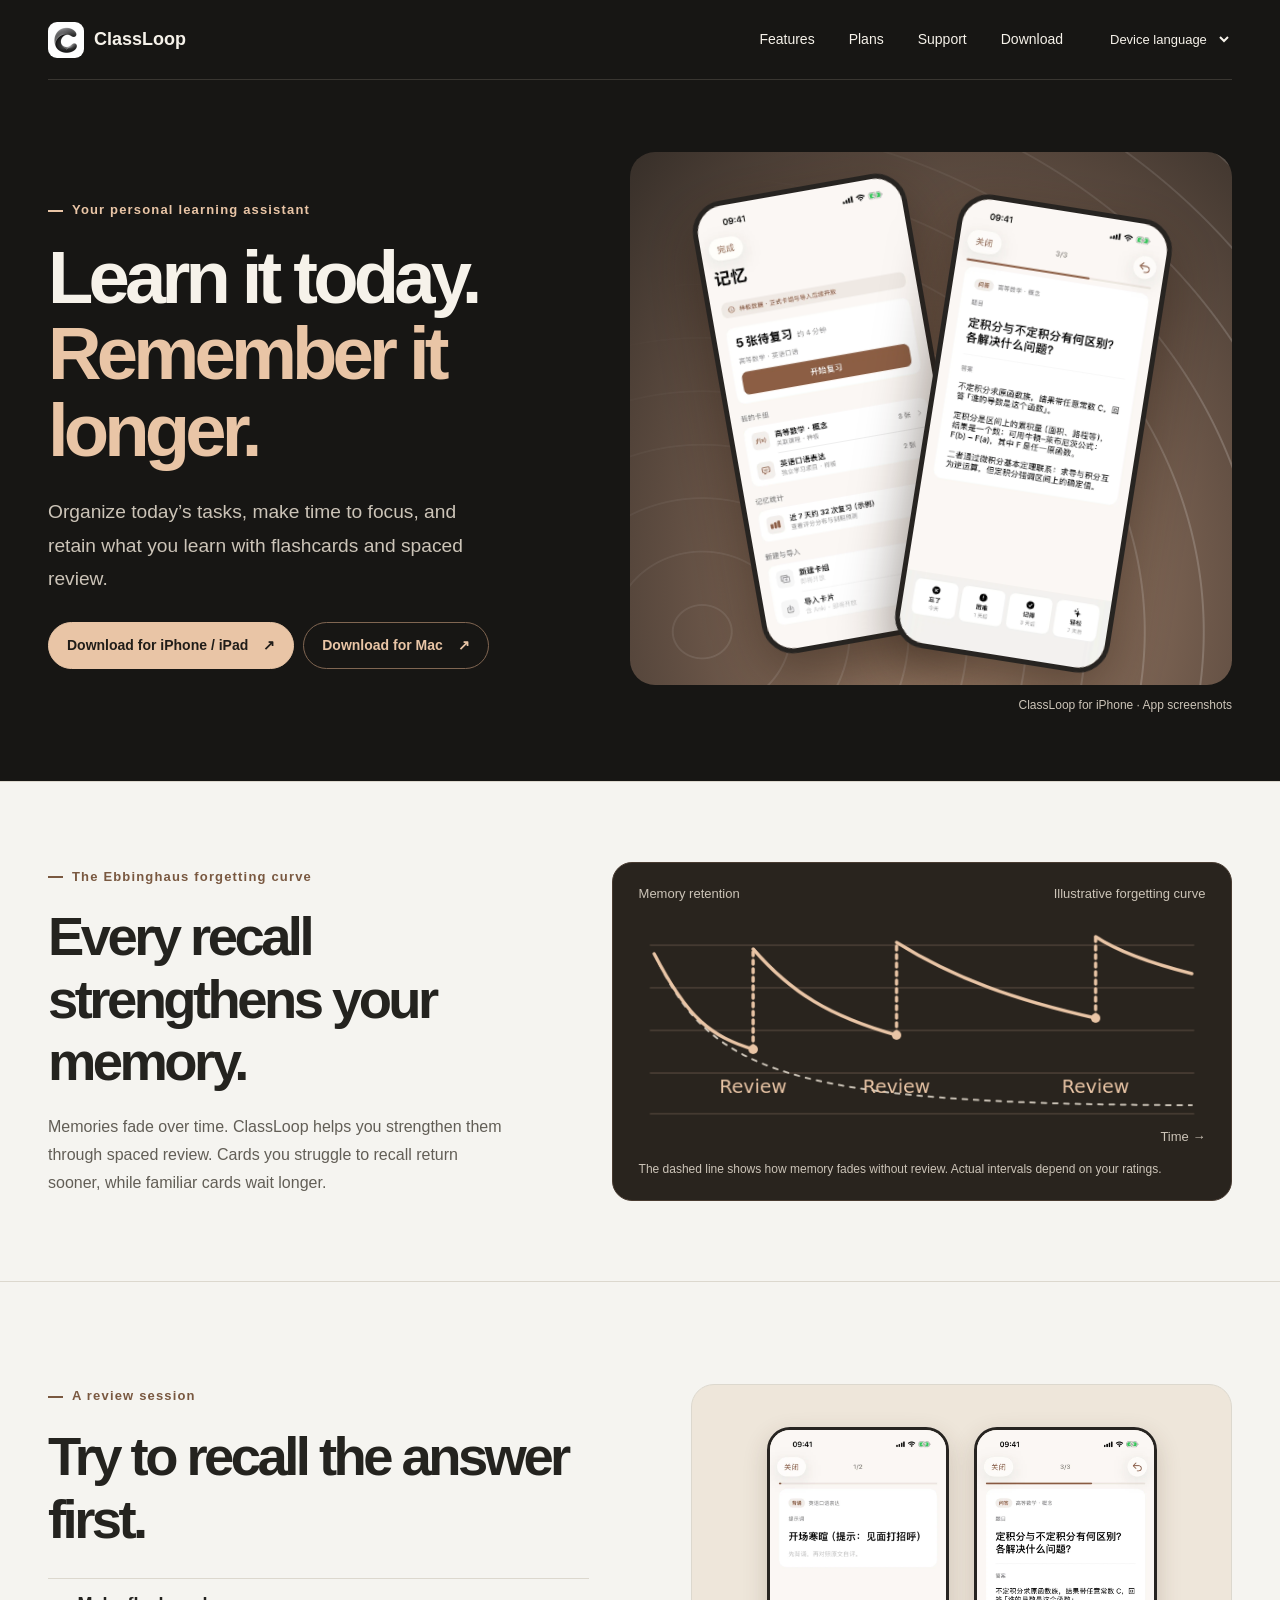
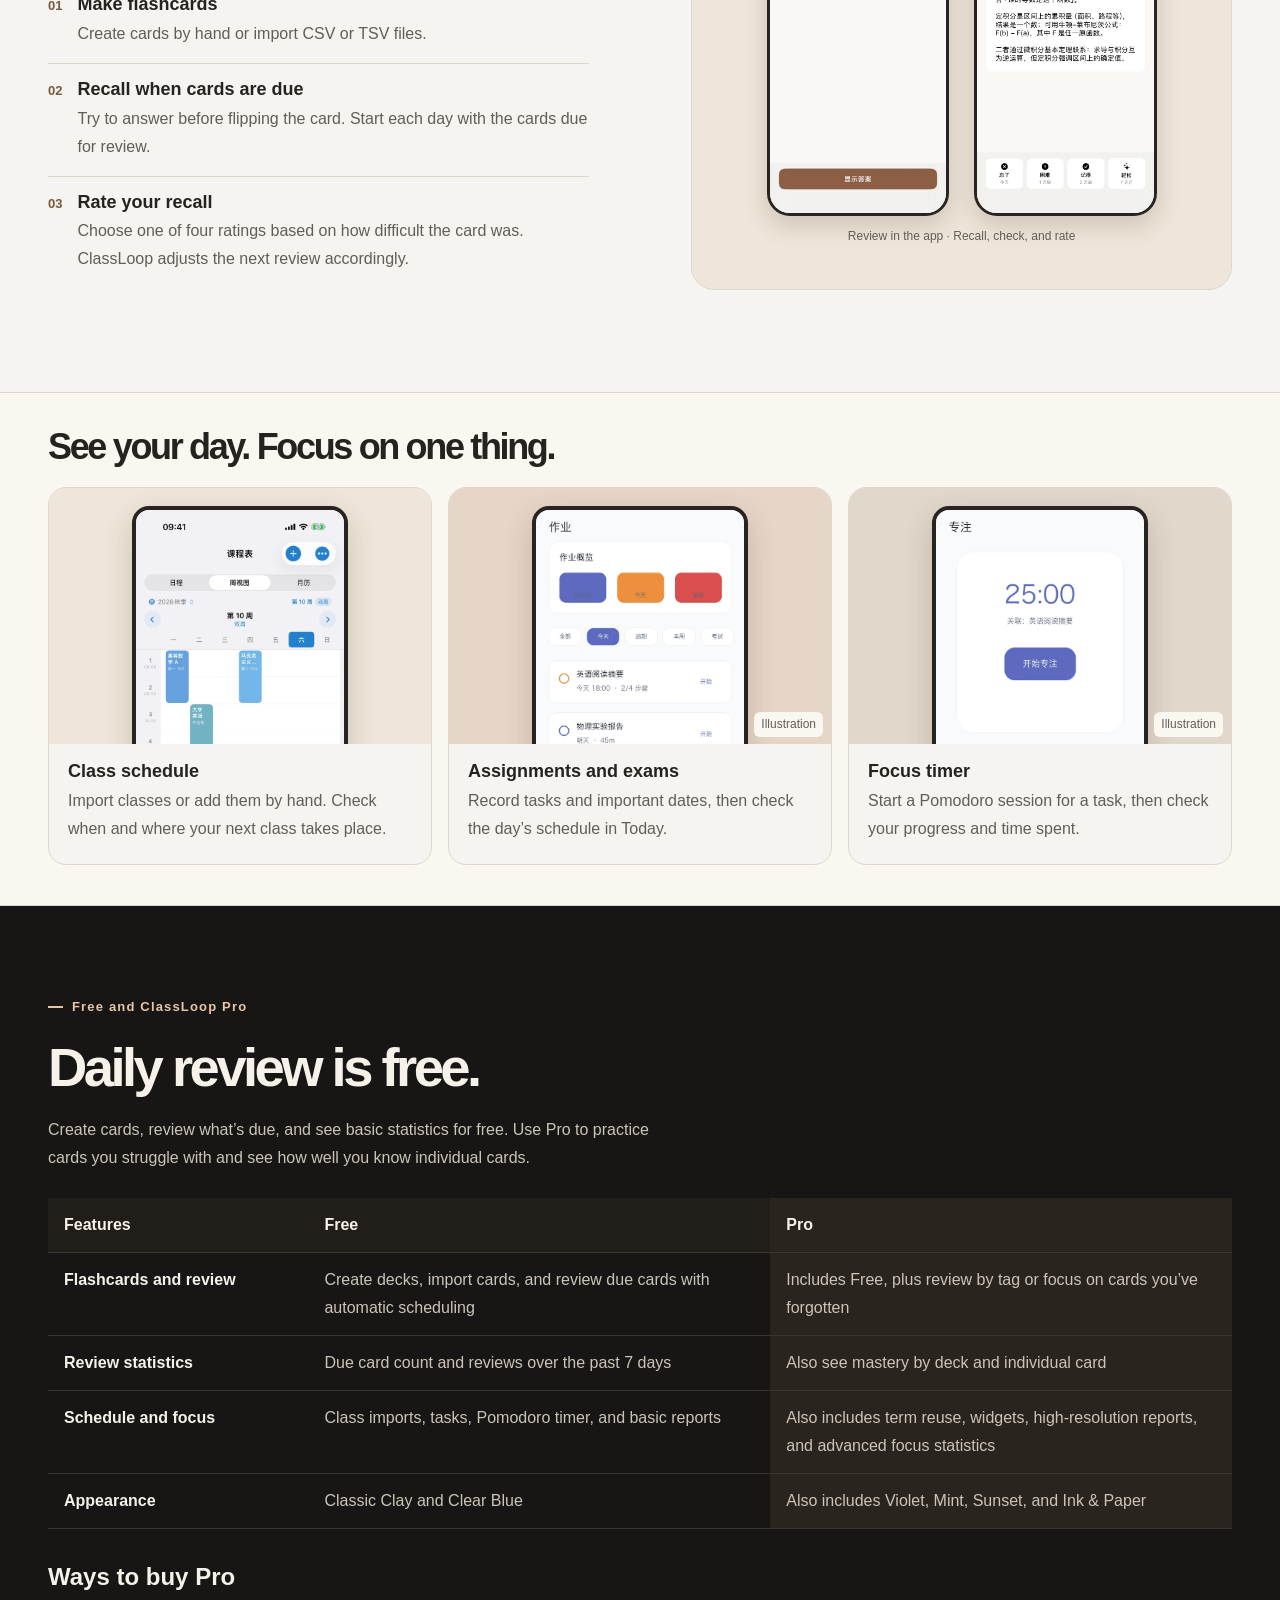
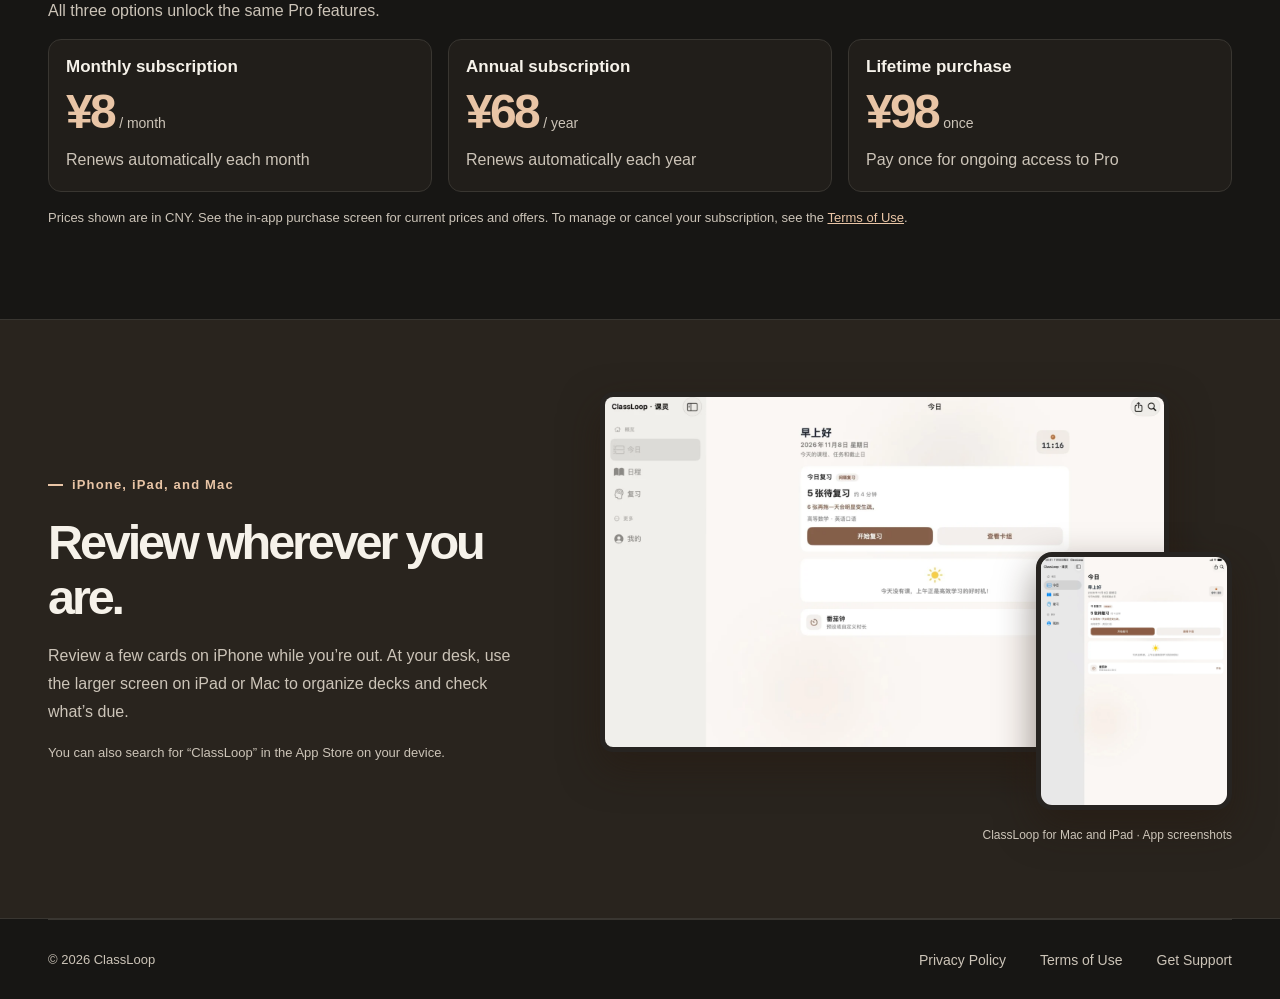
<file: index.html>
<!doctype html>
<html lang="zh-CN">
<head>
  <meta charset="utf-8">
  <meta name="viewport" content="width=device-width, initial-scale=1">
  <meta name="color-scheme" content="light dark">
  <meta name="theme-color" content="#171614">
  <meta name="description" content="课灵 ClassLoop 是你的个人学习助手。用课表和任务安排每天的学习，用专注计时投入当下，再通过记忆卡与间隔复习巩固所学。支持 iPhone、iPad 和 Mac。">
  <title>课灵 ClassLoop — 你的个人学习助手</title>
  <link rel="icon" href="assets/classloop-icon.webp" type="image/webp">
  <link rel="stylesheet" href="landing.css">
  <script src="home.js" defer></script>
  <link rel="stylesheet" href="language.css">
  <script src="language.js" data-page="index.html"></script>
</head>
<body>
  <a class="skip" href="#main">跳到正文</a>
  <header class="shell header">
    <a class="brand" href="index.html"><img src="assets/classloop-icon.webp" width="36" height="36" alt="">课灵｜ClassLoop</a>
    <nav aria-label="主导航">
      <a href="#features">功能</a>
      <a href="#pro">订阅</a>
      <a href="support/index.html">支持</a>
      <a class="nav-download" href="https://apps.apple.com/cn/app/classloop-study-planner/id6762817263">下载</a>

      <label class="language-switch" hidden><select aria-label="网站语言"><option value="auto">跟随设备</option><option value="zh-CN" lang="zh-CN">简体中文</option><option value="zh-Hant" lang="zh-Hant">繁體中文</option><option value="en" lang="en">English</option></select></label>
    </nav>
  </header>
  <main id="main">
    <section class="shell hero" aria-labelledby="hero-title">
      <div class="hero-copy">
        <p class="kicker">你的个人学习助手</p>
        <h1 id="hero-title">把学过的，<br><em>记得更久。</em></h1>
        <p class="intro">用 ClassLoop 理清今天的任务，留出专注时间，再用记忆卡和间隔复习，把学过的知识慢慢记牢。</p>
        <div class="hero-actions" id="download" role="group" aria-label="免费下载 ClassLoop">
          <a class="button" href="https://apps.apple.com/cn/app/classloop-study-planner/id6762817263">下载 iPhone / iPad 版 <span aria-hidden="true">↗</span></a>
          <a class="button secondary" href="https://apps.apple.com/cn/app/classloop-study-planner/id6762817263?platform=mac">下载 Mac 版 <span aria-hidden="true">↗</span></a>
        </div>
      </div>
      <figure class="hero-visual">
        <div class="hero-stage">
          <div class="stage-line" aria-hidden="true"></div>
          <img class="hero-home" src="assets/review-home.webp" width="650" height="1413" alt="iPhone 上的记忆首页，显示到期卡片和卡组">
          <img class="hero-card" src="assets/review-card.webp" width="650" height="1413" alt="iPhone 上的记忆卡，翻面后可从四档中选择评分">
        </div>
        <figcaption>ClassLoop for iPhone · 实际界面</figcaption>
      </figure>
    </section>

    <div class="review-content" id="features">
      <section class="curve-band" id="review" aria-labelledby="review-title">
        <div class="shell curve-layout">
          <div>
            <p class="kicker">艾宾浩斯遗忘曲线</p>
            <h2 id="review-title">每次回想，<br>都在巩固记忆。</h2>
            <p>记忆会随着时间变模糊。ClassLoop 用间隔复习帮你反复巩固。想不起来的卡片更早回来，已经记牢的卡片可以隔更久再见。</p>
          </div>
          <figure class="curve-card">
            <div class="chart-head"><span>记忆保持</span><span>遗忘曲线示意</span></div>
            <canvas id="memory-curve" width="600" height="225" role="img" aria-label="示意图中，记忆随时间下降，每次复习后回升，随后的复习间隔逐渐拉长。"></canvas>
            <div class="chart-time">时间 <span aria-hidden="true">→</span></div>
            <figcaption>虚线表示未复习时的变化。实际间隔会随评分调整。</figcaption>
          </figure>
        </div>
      </section>

      <section class="shell workflow" aria-labelledby="workflow-title">
        <div>
          <p class="kicker">一次复习</p>
          <h2 id="workflow-title">先从记忆里找答案。</h2>
          <ol class="steps">
            <li><div><h3>把材料做成卡</h3><p>手动制卡，或导入 CSV、TSV 文件。</p></div></li>
            <li><div><h3>到期时主动回想</h3><p>先试着回答，再翻卡核对。每天从到期队列开始。</p></div></li>
            <li><div><h3>用评分安排下一次</h3><p>回想起来有多费力？用四档自评，让排程跟着掌握程度变化。</p></div></li>
          </ol>
        </div>
        <figure class="review-screens">
          <div class="review-screen-pair">
            <img src="assets/review-english.webp" width="560" height="1218" alt="复习时先看到题目，可以回想后再显示答案" loading="lazy">
            <img src="assets/review-card.webp" width="650" height="1413" alt="另一张卡片翻面后的答案和四档评分按钮" loading="lazy">
          </div>
          <figcaption>App 内复习界面 · 回想、核对与评分</figcaption>
        </figure>
      </section>

      <section class="tools-band" aria-labelledby="tools-title">
        <div class="shell">
          <h2 id="tools-title">看清今天，专心学一件事。</h2>
          <div class="tools-grid">
            <article>
              <figure class="feature-media">
                <img src="assets/schedule.webp" width="600" height="1305" alt="周课表中按时间排列的课程与教室" loading="lazy">
              </figure>
              <div class="feature-copy"><h3>课程表</h3><p>导入或手动添加课程，随时看下一节课的时间和教室。</p></div>
            </article>
            <article>
              <figure class="feature-media tasks-media">
                <img src="assets/feature-tasks.webp" width="560" height="911" alt="作业列表的界面示意，展示任务名称、截止日期和进度" loading="lazy">
                <figcaption>界面示意</figcaption>
              </figure>
              <div class="feature-copy"><h3>作业与考试</h3><p>记下任务和重要日期，在「今日」查看当天安排。</p></div>
            </article>
            <article>
              <figure class="feature-media focus-media">
                <img src="assets/feature-focus.webp" width="560" height="911" alt="专注计时的界面示意，展示 25 分钟倒计时和专注记录" loading="lazy">
                <figcaption>界面示意</figcaption>
              </figure>
              <div class="feature-copy"><h3>专注计时</h3><p>为一项任务开启番茄钟，回顾完成情况和专注时长。</p></div>
            </article>
          </div>
        </div>
      </section>

    </div>

    <section class="shell plans" id="pro" aria-labelledby="pro-title">
      <p class="kicker">免费版与 ClassLoop Pro</p>
      <h2 id="pro-title">日常复习，免费就能做。</h2>
      <p class="section-intro">免费版包含制卡、到期复习和基础统计。想集中练薄弱内容，或看清每张卡的掌握情况，可以选择 Pro。</p>
      <table>
        <caption class="sr-only">免费版与 ClassLoop Pro 功能对照</caption>
        <thead><tr><th scope="col">功能</th><th scope="col">免费版</th><th scope="col">Pro</th></tr></thead>
        <tbody>
          <tr><th scope="row">记忆卡与复习</th><td>建卡组、导入卡片、到期复习与自动排程</td><td>包含免费功能，可按标签筛选或只复习遗忘过的卡</td></tr>
          <tr><th scope="row">复习统计</th><td>到期数量、近 7 天复习次数</td><td>另可查看各卡组及单张卡的掌握情况</td></tr>
          <tr><th scope="row">课表与专注</th><td>课表导入、任务、番茄钟与基础报告</td><td>另有学期复用、小组件、高清报告和进阶专注统计</td></tr>
          <tr><th scope="row">外观</th><td>经典陶土、清澈蓝</td><td>另有紫罗兰、薄荷、日落和墨白主题</td></tr>
        </tbody>
      </table>
      <h3 class="billing-title">Pro 购买方式</h3>
      <p class="billing-intro">三种方式解锁相同的 Pro 权益。</p>
      <div class="billing">
        <article>
          <h4>月度订阅</h4>
          <p class="plan-price"><strong>¥8</strong><span>／月</span></p>
          <p>按月自动续订</p>
        </article>
        <article>
          <h4>年度订阅</h4>
          <p class="plan-price"><strong>¥68</strong><span>／年</span></p>
          <p>按年自动续订</p>
        </article>
        <article>
          <h4>终身买断</h4>
          <p class="plan-price"><strong>¥98</strong><span>／一次性</span></p>
          <p>一次购买，长期使用 Pro</p>
        </article>
      </div>
      <p class="fine-print">以上金额以人民币显示。实际价格与优惠以 App 内购买页面为准。订阅管理和取消方式见<a href="terms/index.html">使用条款</a>。</p>
    </section>

    <section class="devices-band" id="devices" aria-labelledby="devices-title">
      <div class="shell devices">
        <div class="devices-copy">
          <p class="kicker">iPhone、iPad 与 Mac</p>
          <h2 id="devices-title">手边有哪台，就用哪台复习。</h2>
          <p>路上用 iPhone 过几张卡，回到桌前，用 iPad 或 Mac 的大屏整理卡组、查看复习安排。</p>
          <p class="store-help">也可在设备上的 App Store 搜索「课灵 ClassLoop」。</p>
        </div>
        <figure class="device-gallery">
          <img class="device-mac" src="assets/mac.webp" width="1500" height="938" alt="Mac 上的 ClassLoop 今日界面" loading="lazy">
          <img class="device-ipad" src="assets/ipad.webp" width="900" height="1200" alt="iPad 上的 ClassLoop 今日界面" loading="lazy">
          <figcaption>ClassLoop for Mac 与 iPad · 实际界面</figcaption>
        </figure>
      </div>
    </section>
  </main>
  <footer class="shell footer">
    <span>© 2026 课灵 ClassLoop</span>
    <nav aria-label="页脚导航"><a href="privacy/index.html">隐私政策</a><a href="terms/index.html">使用条款</a><a href="support/index.html">获取支持</a></nav>
  </footer>
</body>
</html>
</file>
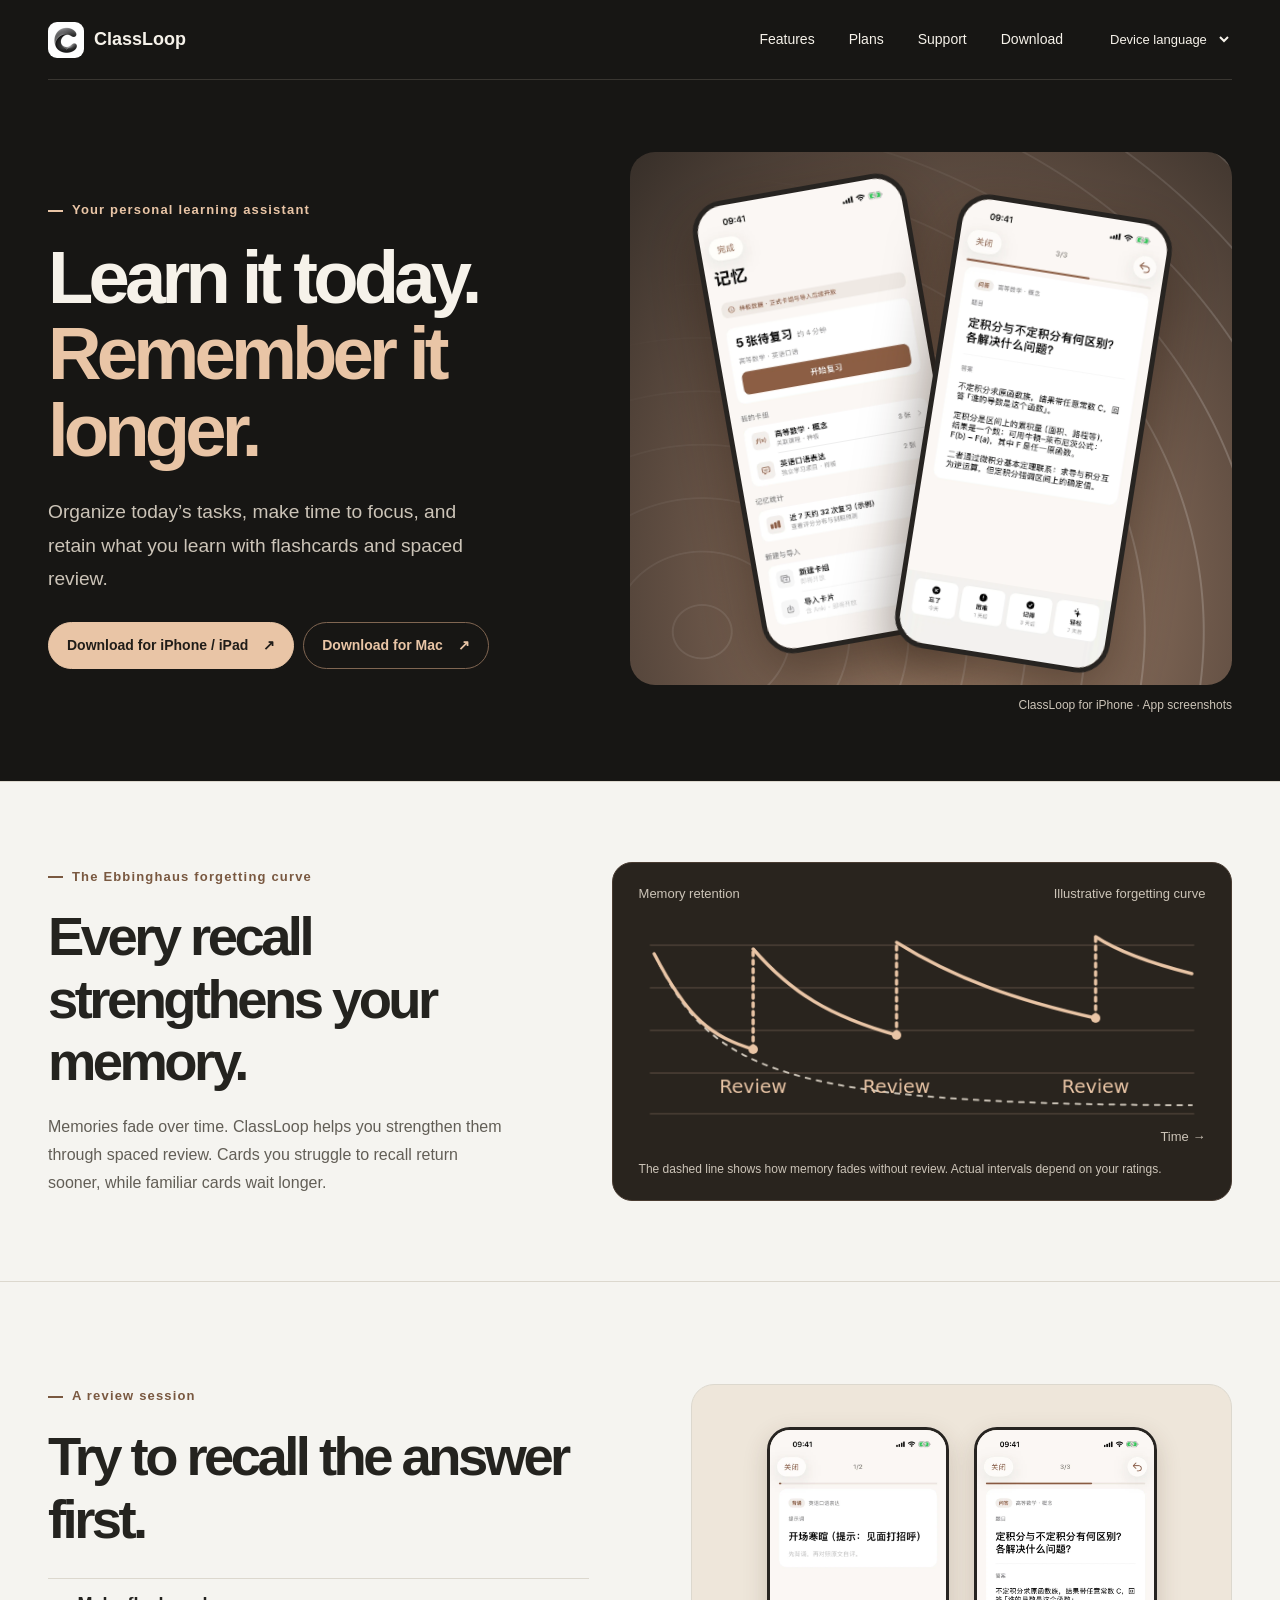
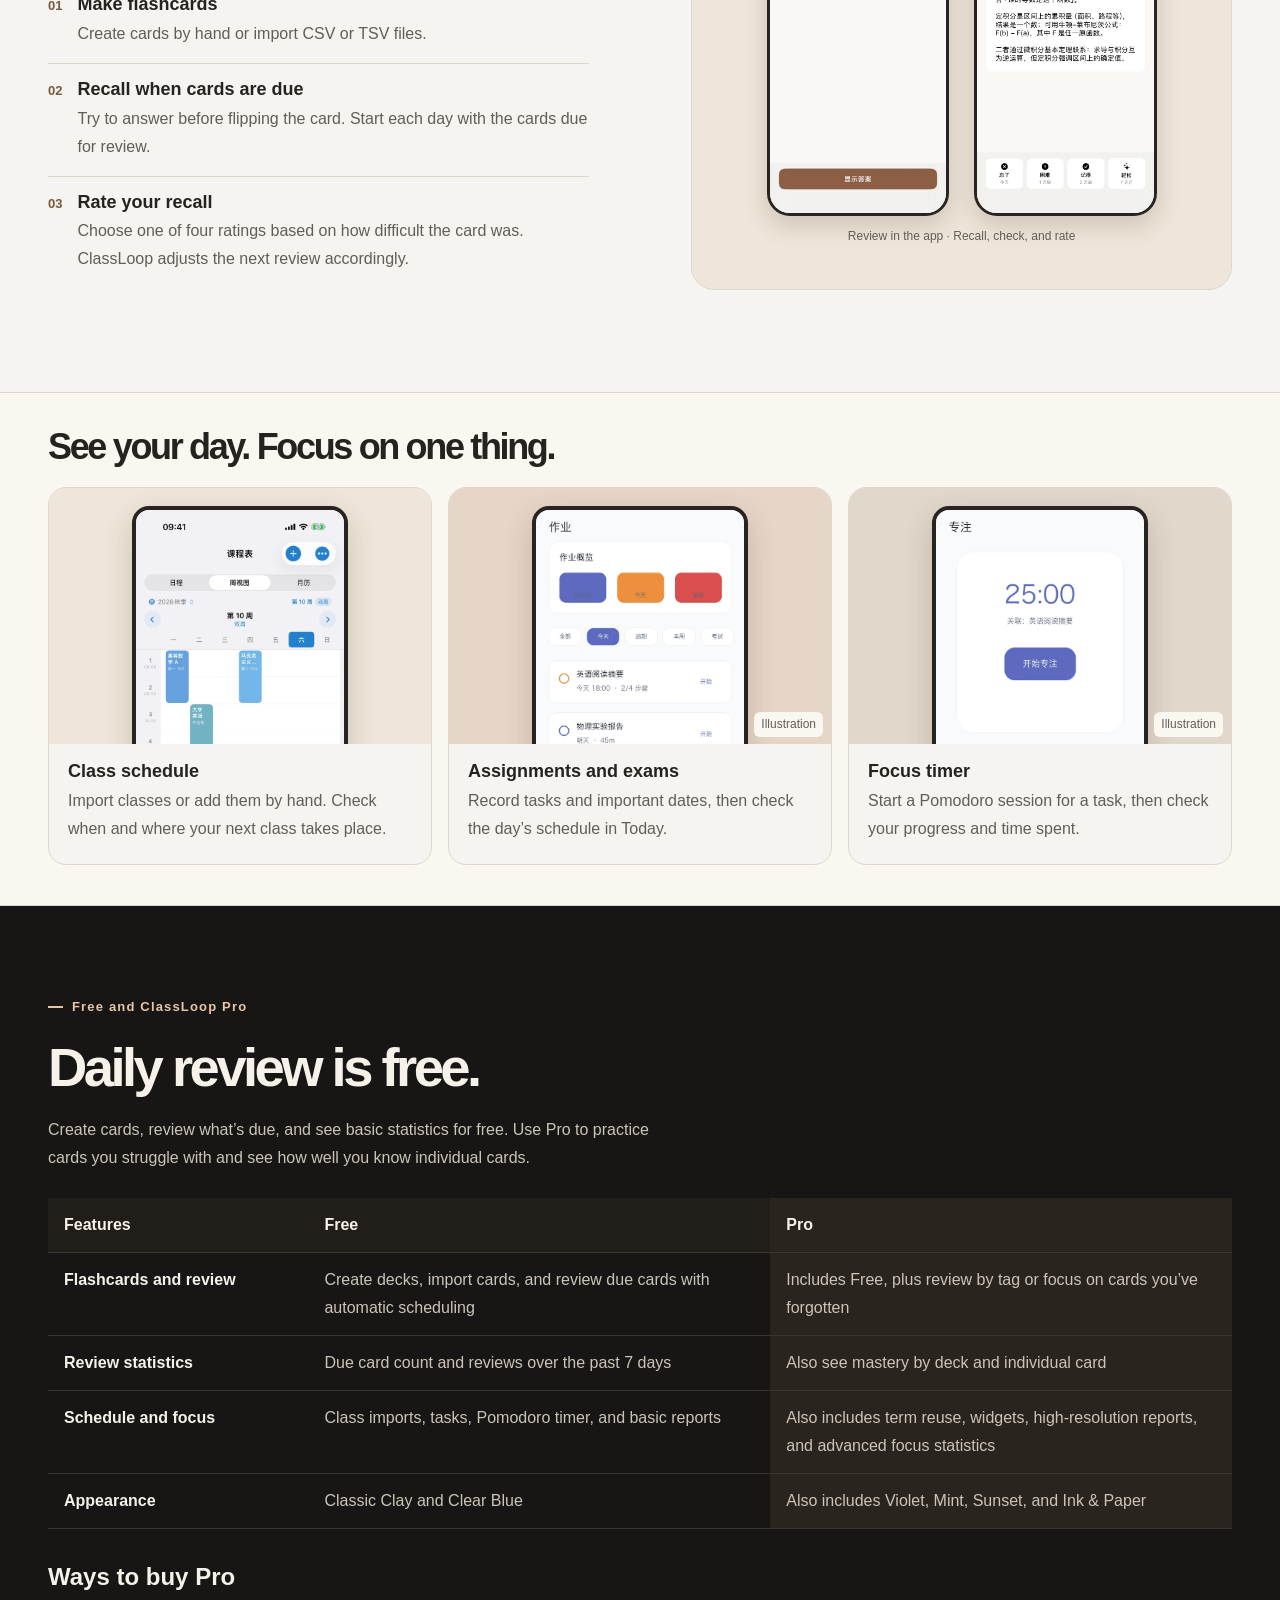
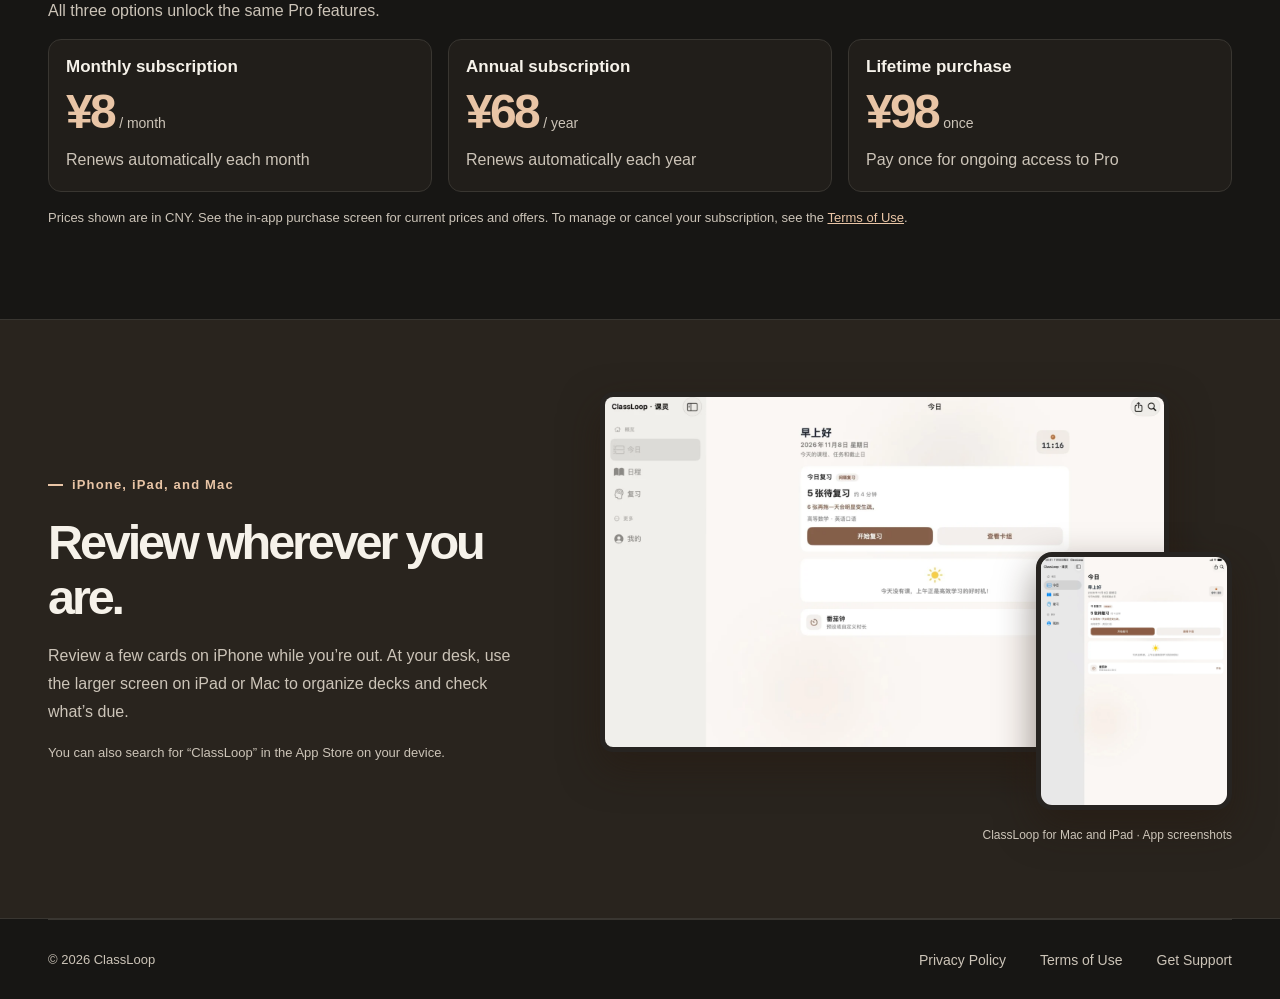
<file: en/index.html>
<!doctype html>
<html lang="en">
<head>
  <meta charset="utf-8">
  <meta name="viewport" content="width=device-width, initial-scale=1">
  <meta name="color-scheme" content="light dark">
  <meta name="theme-color" content="#171614">
  <meta name="description" content="ClassLoop is your personal learning assistant for iPhone, iPad, and Mac. Plan your day, make time to focus, and remember what you learn with flashcards and spaced review.">
  <title>ClassLoop — Your personal learning assistant</title>
  <link rel="icon" href="../assets/classloop-icon.webp" type="image/webp">
  <link rel="stylesheet" href="../landing.css">
  <script src="../home.js" defer></script>
  <link rel="stylesheet" href="../language.css">
  <script src="../language.js" data-page="index.html"></script>
</head>
<body>
  <a class="skip" href="#main">Skip to content</a>
  <header class="shell header">
    <a class="brand" href="index.html"><img src="../assets/classloop-icon.webp" width="36" height="36" alt="">ClassLoop</a>
    <nav aria-label="Main navigation">
      <a href="#features">Features</a>
      <a href="#pro">Plans</a>
      <a href="support/index.html">Support</a>
      <a class="nav-download" href="https://apps.apple.com/cn/app/classloop-study-planner/id6762817263">Download</a>

      <label class="language-switch" hidden><select aria-label="Website language"><option value="auto">Device language</option><option value="zh-CN" lang="zh-CN">简体中文</option><option value="zh-Hant" lang="zh-Hant">繁體中文</option><option value="en" lang="en">English</option></select></label>
    </nav>
  </header>
  <main id="main">
    <section class="shell hero" aria-labelledby="hero-title">
      <div class="hero-copy">
        <p class="kicker">Your personal learning assistant</p>
        <h1 id="hero-title">Learn it today.<br><em>Remember it longer.</em></h1>
        <p class="intro">Organize today’s tasks, make time to focus, and retain what you learn with flashcards and spaced review.</p>
        <div class="hero-actions" id="download" role="group" aria-label="Download ClassLoop for free">
          <a class="button" href="https://apps.apple.com/cn/app/classloop-study-planner/id6762817263">Download for iPhone / iPad <span aria-hidden="true">↗</span></a>
          <a class="button secondary" href="https://apps.apple.com/cn/app/classloop-study-planner/id6762817263?platform=mac">Download for Mac <span aria-hidden="true">↗</span></a>
        </div>
      </div>
      <figure class="hero-visual">
        <div class="hero-stage">
          <div class="stage-line" aria-hidden="true"></div>
          <img class="hero-home" src="../assets/review-home.webp" width="650" height="1413" alt="The ClassLoop review dashboard on iPhone, showing due cards and decks">
          <img class="hero-card" src="../assets/review-card.webp" width="650" height="1413" alt="A flashcard on iPhone with four rating options after revealing the answer">
        </div>
        <figcaption>ClassLoop for iPhone · App screenshots</figcaption>
      </figure>
    </section>

    <div class="review-content" id="features">
      <section class="curve-band" id="review" aria-labelledby="review-title">
        <div class="shell curve-layout">
          <div>
            <p class="kicker">The Ebbinghaus forgetting curve</p>
            <h2 id="review-title">Every recall<br>strengthens your memory.</h2>
            <p>Memories fade over time. ClassLoop helps you strengthen them through spaced review. Cards you struggle to recall return sooner, while familiar cards wait longer.</p>
          </div>
          <figure class="curve-card">
            <div class="chart-head"><span>Memory retention</span><span>Illustrative forgetting curve</span></div>
            <canvas id="memory-curve" width="600" height="225" role="img" aria-label="Memory fades over time and rises after each review, with progressively longer intervals between reviews."></canvas>
            <div class="chart-time">Time <span aria-hidden="true">→</span></div>
            <figcaption>The dashed line shows how memory fades without review. Actual intervals depend on your ratings.</figcaption>
          </figure>
        </div>
      </section>

      <section class="shell workflow" aria-labelledby="workflow-title">
        <div>
          <p class="kicker">A review session</p>
          <h2 id="workflow-title">Try to recall the answer first.</h2>
          <ol class="steps">
            <li><div><h3>Make flashcards</h3><p>Create cards by hand or import CSV or TSV files.</p></div></li>
            <li><div><h3>Recall when cards are due</h3><p>Try to answer before flipping the card. Start each day with the cards due for review.</p></div></li>
            <li><div><h3>Rate your recall</h3><p>Choose one of four ratings based on how difficult the card was. ClassLoop adjusts the next review accordingly.</p></div></li>
          </ol>
        </div>
        <figure class="review-screens">
          <div class="review-screen-pair">
            <img src="../assets/review-english.webp" width="560" height="1218" alt="A review question with an option to reveal the answer after recalling it" loading="lazy">
            <img src="../assets/review-card.webp" width="650" height="1413" alt="The answer and four recall ratings on another flashcard" loading="lazy">
          </div>
          <figcaption>Review in the app · Recall, check, and rate</figcaption>
        </figure>
      </section>

      <section class="tools-band" aria-labelledby="tools-title">
        <div class="shell">
          <h2 id="tools-title">See your day. Focus on one thing.</h2>
          <div class="tools-grid">
            <article>
              <figure class="feature-media">
                <img src="../assets/schedule.webp" width="600" height="1305" alt="A weekly timetable showing classes and rooms in time order" loading="lazy">
              </figure>
              <div class="feature-copy"><h3>Class schedule</h3><p>Import classes or add them by hand. Check when and where your next class takes place.</p></div>
            </article>
            <article>
              <figure class="feature-media tasks-media">
                <img src="../assets/feature-tasks.webp" width="560" height="911" alt="Illustration of a task list with assignment names, deadlines, and progress" loading="lazy">
                <figcaption>Illustration</figcaption>
              </figure>
              <div class="feature-copy"><h3>Assignments and exams</h3><p>Record tasks and important dates, then check the day’s schedule in Today.</p></div>
            </article>
            <article>
              <figure class="feature-media focus-media">
                <img src="../assets/feature-focus.webp" width="560" height="911" alt="Illustration of a 25-minute focus timer and focus history" loading="lazy">
                <figcaption>Illustration</figcaption>
              </figure>
              <div class="feature-copy"><h3>Focus timer</h3><p>Start a Pomodoro session for a task, then check your progress and time spent.</p></div>
            </article>
          </div>
        </div>
      </section>

    </div>

    <section class="shell plans" id="pro" aria-labelledby="pro-title">
      <p class="kicker">Free and ClassLoop Pro</p>
      <h2 id="pro-title">Daily review is free.</h2>
      <p class="section-intro">Create cards, review what’s due, and see basic statistics for free. Use Pro to practice cards you struggle with and see how well you know individual cards.</p>
      <table>
        <caption class="sr-only">Compare Free and ClassLoop Pro</caption>
        <thead><tr><th scope="col">Features</th><th scope="col">Free</th><th scope="col">Pro</th></tr></thead>
        <tbody>
          <tr><th scope="row">Flashcards and review</th><td>Create decks, import cards, and review due cards with automatic scheduling</td><td>Includes Free, plus review by tag or focus on cards you’ve forgotten</td></tr>
          <tr><th scope="row">Review statistics</th><td>Due card count and reviews over the past 7 days</td><td>Also see mastery by deck and individual card</td></tr>
          <tr><th scope="row">Schedule and focus</th><td>Class imports, tasks, Pomodoro timer, and basic reports</td><td>Also includes term reuse, widgets, high-resolution reports, and advanced focus statistics</td></tr>
          <tr><th scope="row">Appearance</th><td>Classic Clay and Clear Blue</td><td>Also includes Violet, Mint, Sunset, and Ink &amp; Paper</td></tr>
        </tbody>
      </table>
      <h3 class="billing-title">Ways to buy Pro</h3>
      <p class="billing-intro">All three options unlock the same Pro features.</p>
      <div class="billing">
        <article>
          <h4>Monthly subscription</h4>
          <p class="plan-price"><strong>¥8</strong><span>/ month</span></p>
          <p>Renews automatically each month</p>
        </article>
        <article>
          <h4>Annual subscription</h4>
          <p class="plan-price"><strong>¥68</strong><span>/ year</span></p>
          <p>Renews automatically each year</p>
        </article>
        <article>
          <h4>Lifetime purchase</h4>
          <p class="plan-price"><strong>¥98</strong><span>once</span></p>
          <p>Pay once for ongoing access to Pro</p>
        </article>
      </div>
      <p class="fine-print">Prices shown are in CNY. See the in-app purchase screen for current prices and offers. To manage or cancel your subscription, see the <a href="terms/index.html">Terms of Use</a>.</p>
    </section>

    <section class="devices-band" id="devices" aria-labelledby="devices-title">
      <div class="shell devices">
        <div class="devices-copy">
          <p class="kicker">iPhone, iPad, and Mac</p>
          <h2 id="devices-title">Review wherever you are.</h2>
          <p>Review a few cards on iPhone while you’re out. At your desk, use the larger screen on iPad or Mac to organize decks and check what’s due.</p>
          <p class="store-help">You can also search for “ClassLoop” in the App Store on your device.</p>
        </div>
        <figure class="device-gallery">
          <img class="device-mac" src="../assets/mac.webp" width="1500" height="938" alt="The ClassLoop Today view on Mac" loading="lazy">
          <img class="device-ipad" src="../assets/ipad.webp" width="900" height="1200" alt="The ClassLoop Today view on iPad" loading="lazy">
          <figcaption>ClassLoop for Mac and iPad · App screenshots</figcaption>
        </figure>
      </div>
    </section>
  </main>
  <footer class="shell footer">
    <span>© 2026 ClassLoop</span>
    <nav aria-label="Footer navigation"><a href="privacy/index.html">Privacy Policy</a><a href="terms/index.html">Terms of Use</a><a href="support/index.html">Get Support</a></nav>
  </footer>
</body>
</html>
</file>
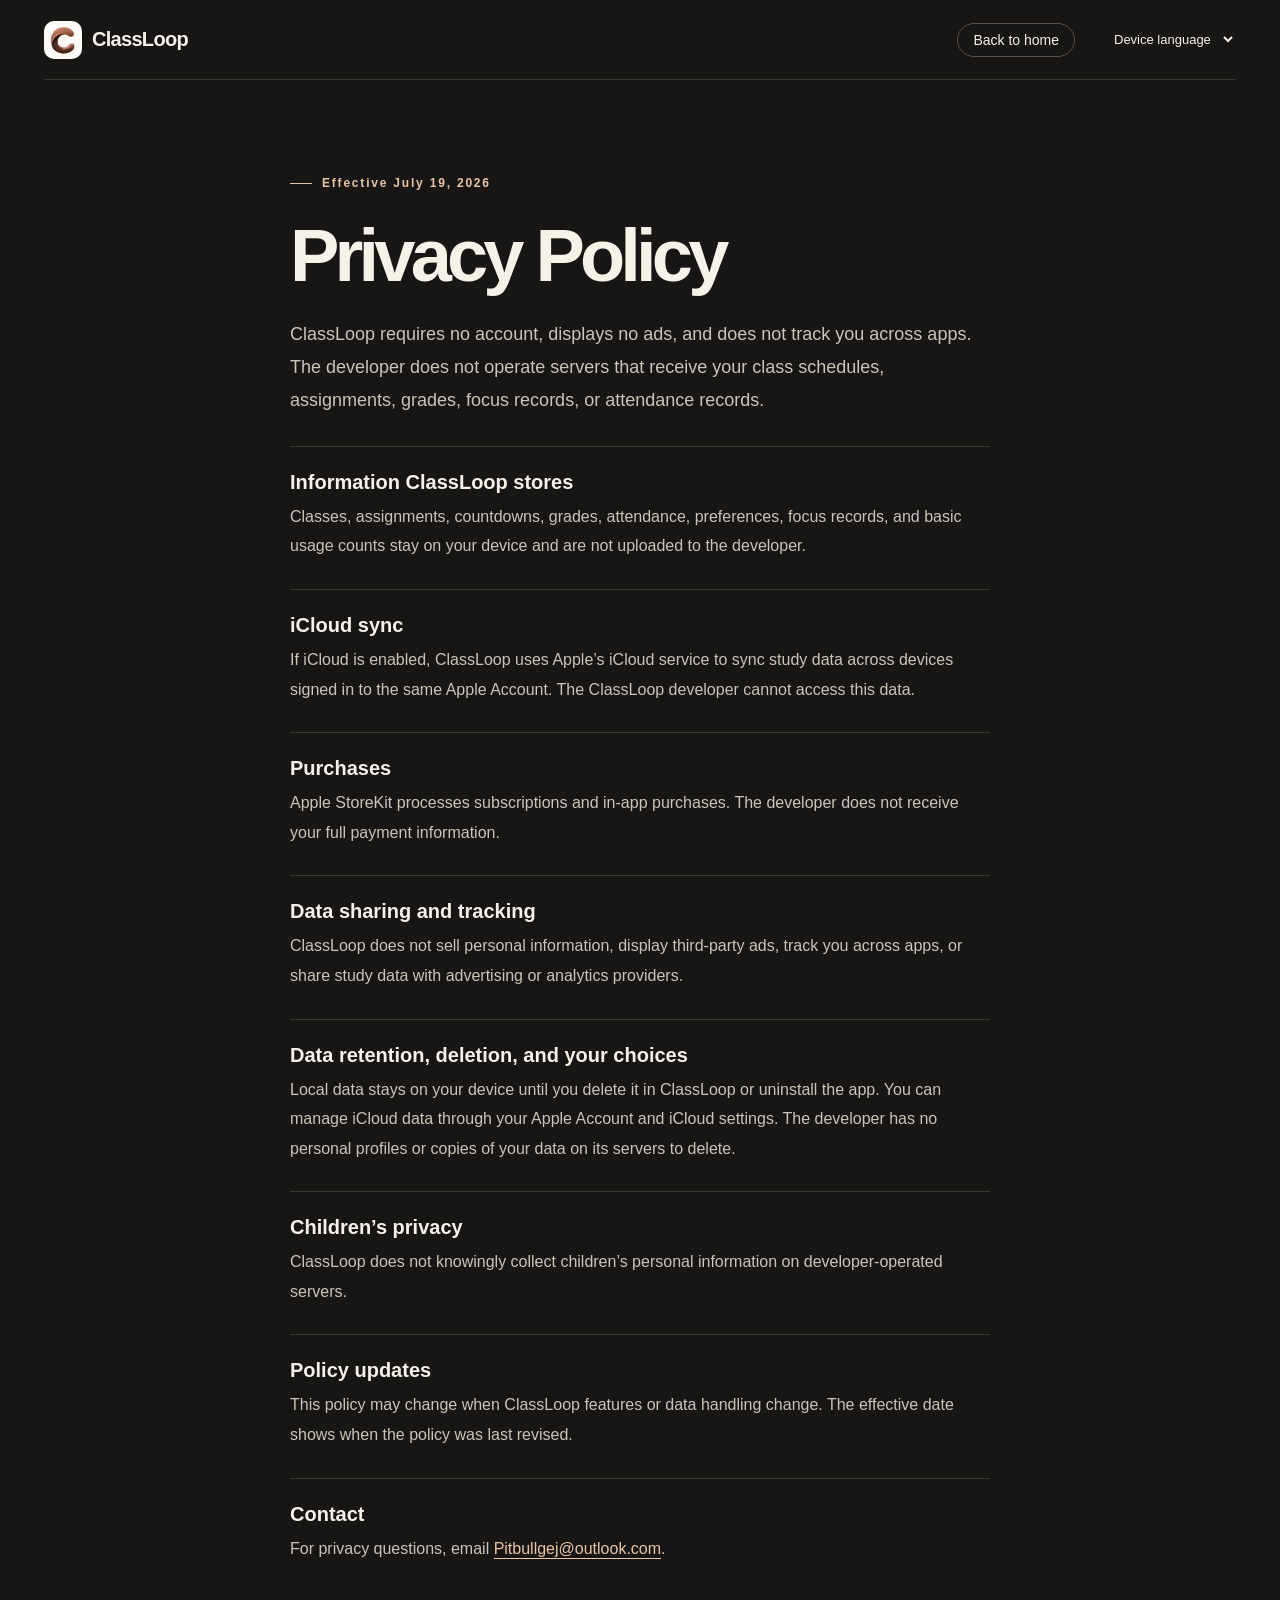
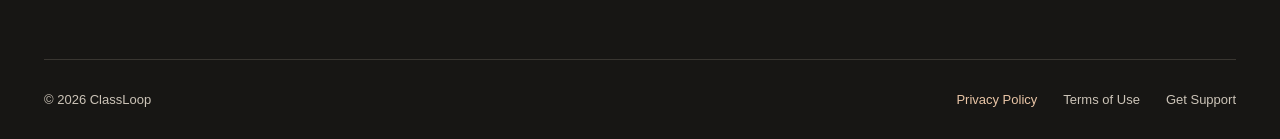
<file: privacy/index.html>
<!doctype html>
<html lang="zh-CN">
<head>
  <meta charset="utf-8">
  <meta name="viewport" content="width=device-width, initial-scale=1">
  <meta name="theme-color" content="#171614">
  <title>隐私政策 · 课灵｜ClassLoop</title>
  <link rel="icon" href="../assets/icon.webp" type="image/webp">
  <link rel="stylesheet" href="../home.css">
  <link rel="stylesheet" href="../language.css">
  <script src="../language.js" data-page="privacy/index.html"></script>
</head>
<body class="info-page">
  <header class="bar wrap">
    <a class="brand" href="../index.html"><img src="../assets/icon.webp" width="38" height="38" alt="">课灵｜ClassLoop</a>
    <nav aria-label="主导航"><a class="nav-download" href="../index.html">返回首页</a>
      <label class="language-switch" hidden><select aria-label="网站语言"><option value="auto">跟随设备</option><option value="zh-CN" lang="zh-CN">简体中文</option><option value="zh-Hant" lang="zh-Hant">繁體中文</option><option value="en" lang="en">English</option></select></label>
    </nav>
  </header>
  <main class="wrap">
    <article class="info-document">
      <p class="eyebrow"><span></span>生效日期：2026 年 7 月 19 日</p>
      <h1>隐私政策</h1>
      <p class="info-lead">ClassLoop 无需账户，无广告，也不会进行跨 App 跟踪。开发者未运营接收你的课程表、作业、成绩、专注记录或出勤记录的服务器。</p>
      <section><h2>ClassLoop 保存的信息</h2><p>课程、作业、倒计时、成绩、出勤、偏好设置、专注记录和基本使用计数会保存在你的设备上，不会上传给开发者。</p></section>
      <section><h2>iCloud 同步</h2><p>如果启用了 iCloud，ClassLoop 会通过 Apple 的 iCloud 服务，在登录同一 Apple 账户的设备之间同步学习数据。ClassLoop 开发者无法访问这些数据。</p></section>
      <section><h2>购买</h2><p>订阅和 App 内购买由 Apple StoreKit 处理。开发者不会收到你的完整付款信息。</p></section>
      <section><h2>数据共享与跟踪</h2><p>ClassLoop 不出售个人信息，不展示第三方广告，不进行跨 App 跟踪，也不会与广告或分析服务提供商共享学习数据。</p></section>
      <section><h2>数据保留、删除与你的选择</h2><p>本地数据会一直保留，直到你在 ClassLoop 内删除数据或卸载 App。你可以通过 Apple 账户和 iCloud 设置管理 iCloud 中的数据。开发者的服务器上没有可供删除的个人档案或数据副本。</p></section>
      <section><h2>儿童隐私</h2><p>ClassLoop 不会故意在开发者运营的服务器上收集儿童的个人信息。</p></section>
      <section><h2>政策更新</h2><p>当 ClassLoop 的功能或数据处理方式发生变化时，本政策可能会更新。页面上的生效日期标明最近一次修订。</p></section>
      <section><h2>联系方式</h2><p>如有隐私相关问题，请发送邮件至 <a href="mailto:Pitbullgej@outlook.com">Pitbullgej@outlook.com</a>。</p></section>
    </article>
  </main>
  <footer class="wrap footer">
    <span>© 2026 课灵｜ClassLoop</span>
    <nav aria-label="页脚导航"><a href="index.html" aria-current="page">隐私政策</a><a href="../terms/index.html">使用条款</a><a href="../support/index.html">获取支持</a></nav>
  </footer>
</body>
</html>
</file>
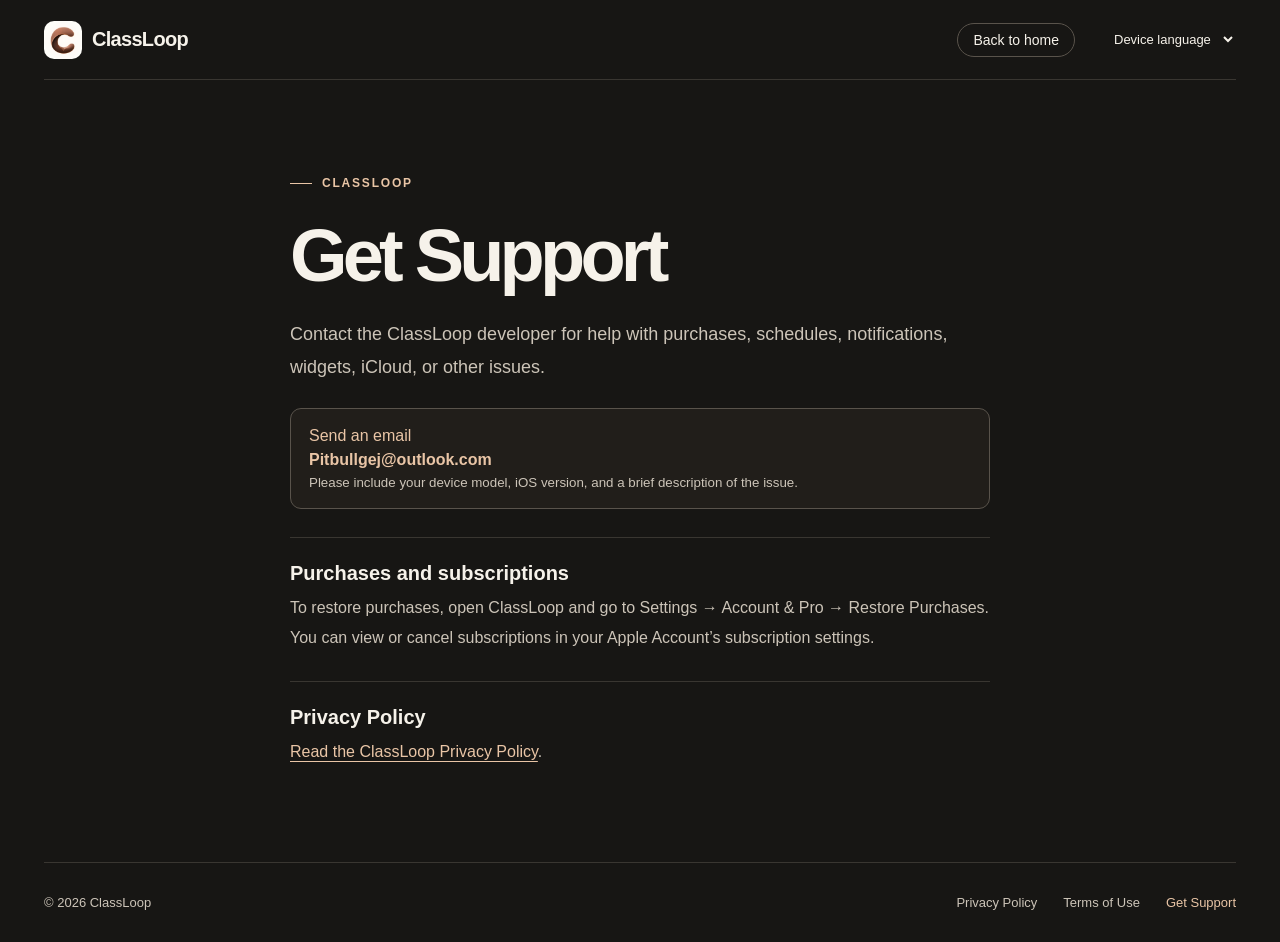
<file: support/index.html>
<!doctype html>
<html lang="zh-CN">
<head>
  <meta charset="utf-8">
  <meta name="viewport" content="width=device-width, initial-scale=1">
  <meta name="theme-color" content="#171614">
  <title>获取支持 · 课灵｜ClassLoop</title>
  <link rel="icon" href="../assets/icon.webp" type="image/webp">
  <link rel="stylesheet" href="../home.css">
  <link rel="stylesheet" href="../language.css">
  <script src="../language.js" data-page="support/index.html"></script>
</head>
<body class="info-page">
  <header class="bar wrap">
    <a class="brand" href="../index.html"><img src="../assets/icon.webp" width="38" height="38" alt="">课灵｜ClassLoop</a>
    <nav aria-label="主导航"><a class="nav-download" href="../index.html">返回首页</a>
      <label class="language-switch" hidden><select aria-label="网站语言"><option value="auto">跟随设备</option><option value="zh-CN" lang="zh-CN">简体中文</option><option value="zh-Hant" lang="zh-Hant">繁體中文</option><option value="en" lang="en">English</option></select></label>
    </nav>
  </header>
  <main class="wrap">
    <article class="info-document">
      <p class="eyebrow"><span></span>CLASSLOOP</p>
      <h1>获取支持</h1>
      <p class="info-lead">如果你遇到购买、课表、通知、小组件、iCloud 或其他使用问题，可以直接联系 ClassLoop 开发者。</p>
      <a class="contact-card" href="mailto:Pitbullgej@outlook.com"><span>发送邮件</span><strong>Pitbullgej@outlook.com</strong><small>请附上设备型号、iOS 版本和简短的问题描述。</small></a>
      <section><h2>购买与订阅</h2><p>如需恢复购买，请打开 ClassLoop，依次进入「设置」「账户与 Pro」「恢复购买」。你可以在 Apple 账户的订阅设置中查看或取消订阅。</p></section>
      <section><h2>隐私政策</h2><p><a href="../privacy/index.html">阅读 ClassLoop 隐私政策</a>。</p></section>
    </article>
  </main>
  <footer class="wrap footer">
    <span>© 2026 课灵｜ClassLoop</span>
    <nav aria-label="页脚导航"><a href="../privacy/index.html">隐私政策</a><a href="../terms/index.html">使用条款</a><a href="index.html" aria-current="page">获取支持</a></nav>
  </footer>
</body>
</html>
</file>
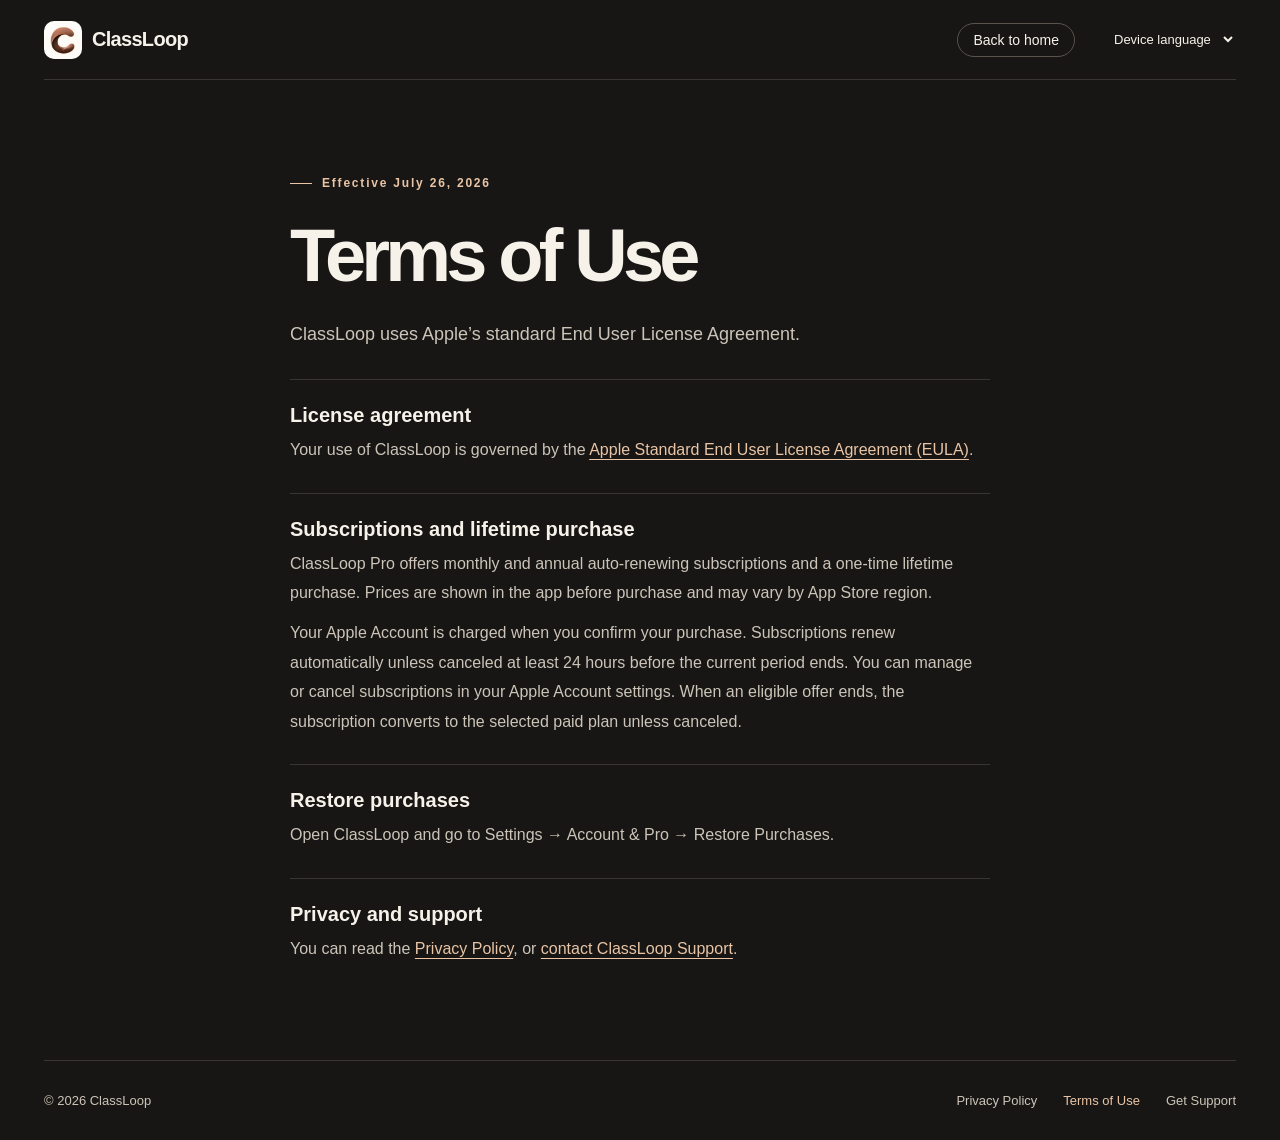
<file: terms/index.html>
<!doctype html>
<html lang="zh-CN">
<head>
  <meta charset="utf-8">
  <meta name="viewport" content="width=device-width, initial-scale=1">
  <meta name="theme-color" content="#171614">
  <title>使用条款 · 课灵｜ClassLoop</title>
  <link rel="icon" href="../assets/icon.webp" type="image/webp">
  <link rel="stylesheet" href="../home.css">
  <link rel="stylesheet" href="../language.css">
  <script src="../language.js" data-page="terms/index.html"></script>
</head>
<body class="info-page">
  <header class="bar wrap">
    <a class="brand" href="../index.html"><img src="../assets/icon.webp" width="38" height="38" alt="">课灵｜ClassLoop</a>
    <nav aria-label="主导航"><a class="nav-download" href="../index.html">返回首页</a>
      <label class="language-switch" hidden><select aria-label="网站语言"><option value="auto">跟随设备</option><option value="zh-CN" lang="zh-CN">简体中文</option><option value="zh-Hant" lang="zh-Hant">繁體中文</option><option value="en" lang="en">English</option></select></label>
    </nav>
  </header>
  <main class="wrap">
    <article class="info-document">
      <p class="eyebrow"><span></span>生效日期：2026 年 7 月 26 日</p>
      <h1>使用条款</h1>
      <p class="info-lead">ClassLoop 采用 Apple 标准最终用户许可协议。</p>
      <section><h2>许可协议</h2><p>你对 ClassLoop 的使用受 <a href="https://www.apple.com/legal/internet-services/itunes/dev/stdeula/">Apple 标准最终用户许可协议（EULA）</a>约束。</p></section>
      <section><h2>订阅与终身买断</h2><p>ClassLoop Pro 提供月度自动续订、年度自动续订和一次性终身买断。价格在购买前于 App 内显示，可能因 App Store 地区而异。</p><p>确认购买后，订阅费用将从你的 Apple 账户扣除。除非在当前周期结束至少 24 小时前取消，否则订阅会自动续订。你可以在 Apple 账户设置中管理或取消订阅。符合条件的优惠期结束后，若未取消，订阅将转为所选的付费方案。</p></section>
      <section><h2>恢复购买</h2><p>打开 ClassLoop，依次进入「设置」「账户与 Pro」「恢复购买」。</p></section>
      <section><h2>隐私与支持</h2><p>你可以阅读 <a href="../privacy/index.html">隐私政策</a>，或 <a href="../support/index.html">联系 ClassLoop 支持</a>。</p></section>
    </article>
  </main>
  <footer class="wrap footer">
    <span>© 2026 课灵｜ClassLoop</span>
    <nav aria-label="页脚导航"><a href="../privacy/index.html">隐私政策</a><a href="index.html" aria-current="page">使用条款</a><a href="../support/index.html">获取支持</a></nav>
  </footer>
</body>
</html>
</file>
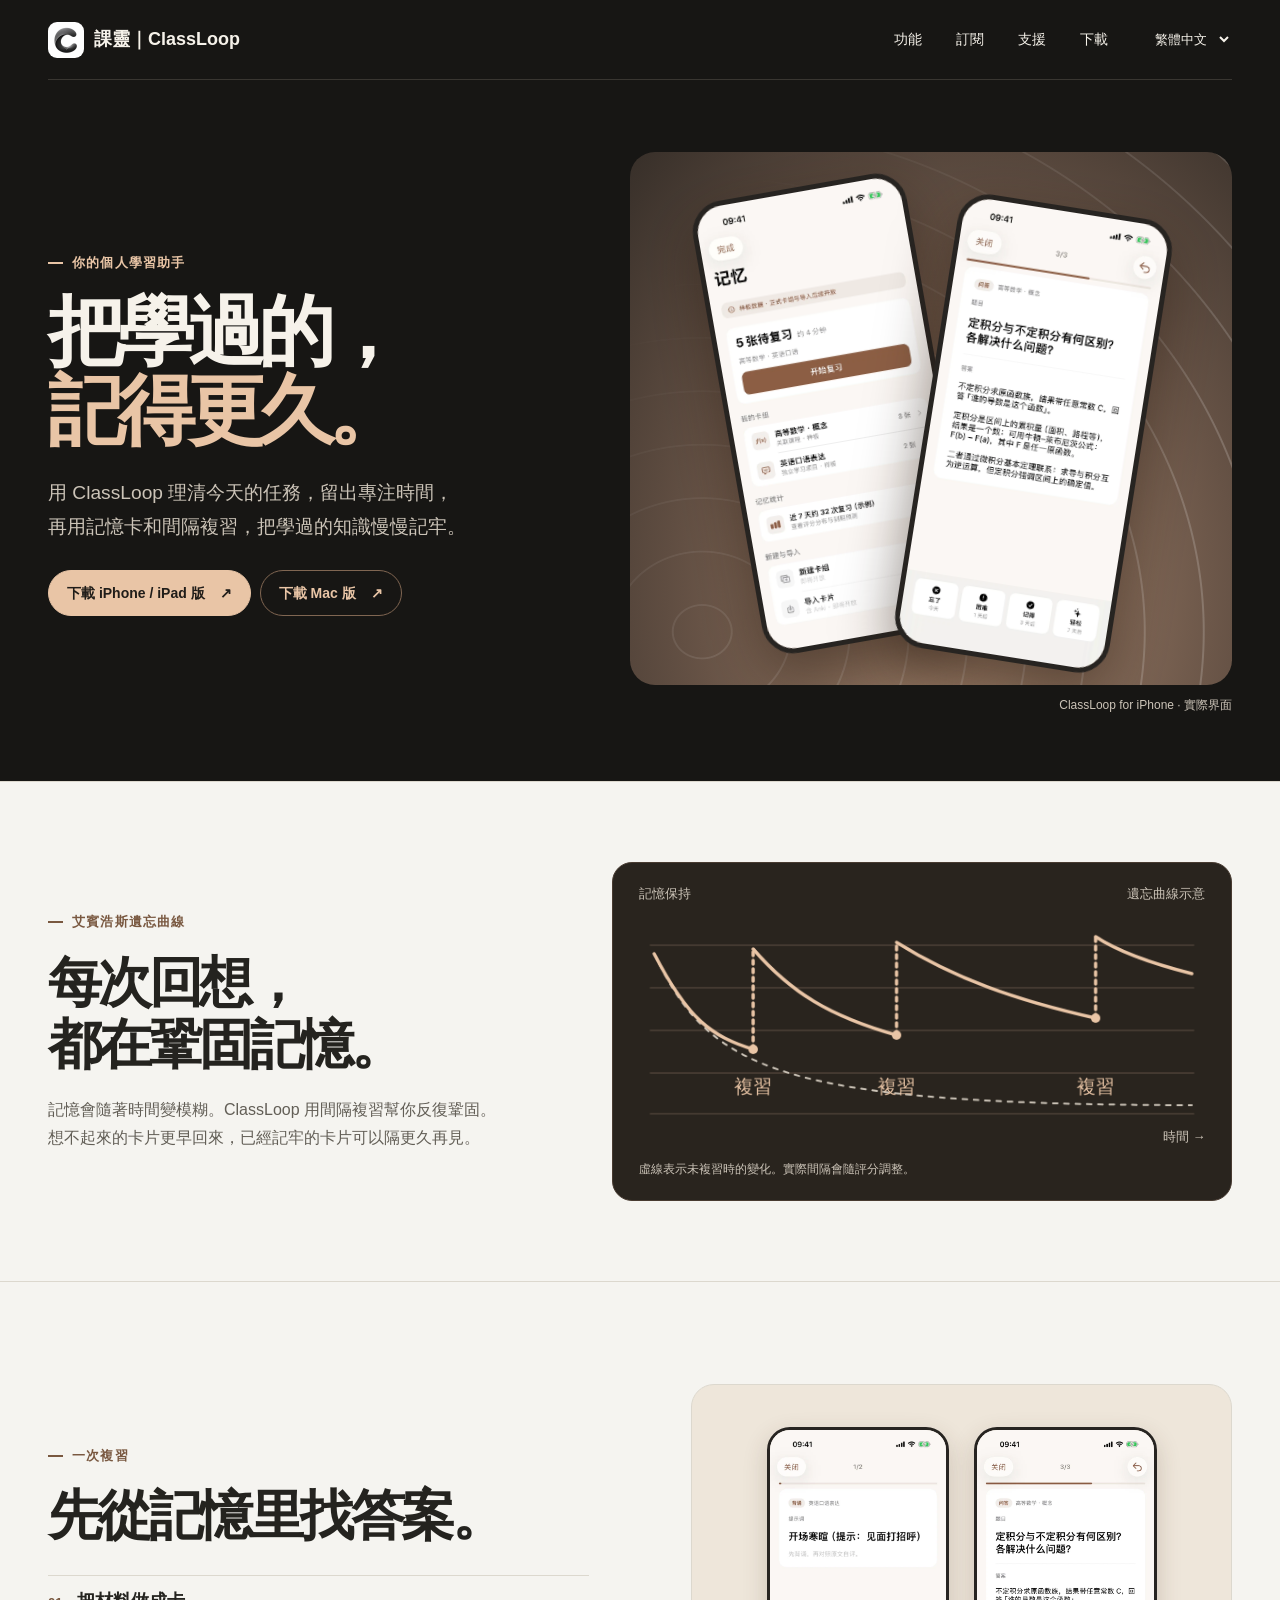
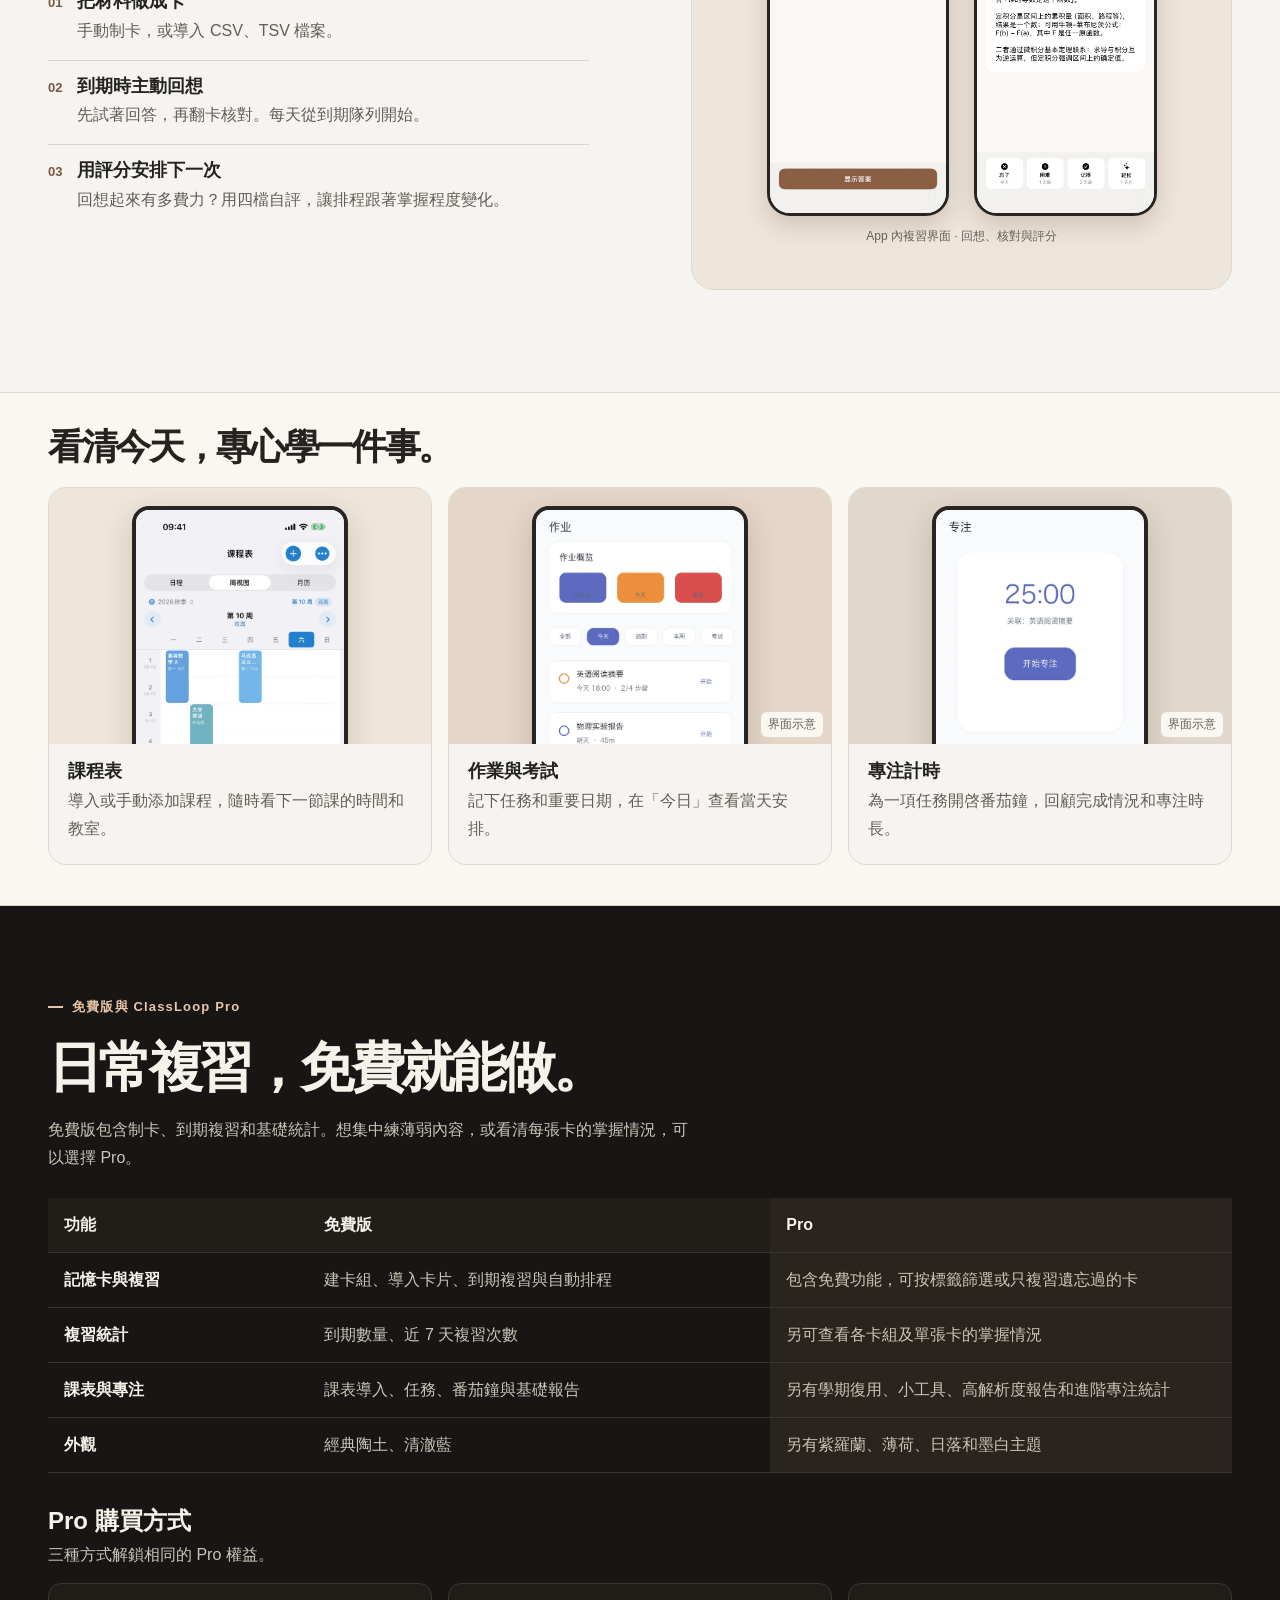
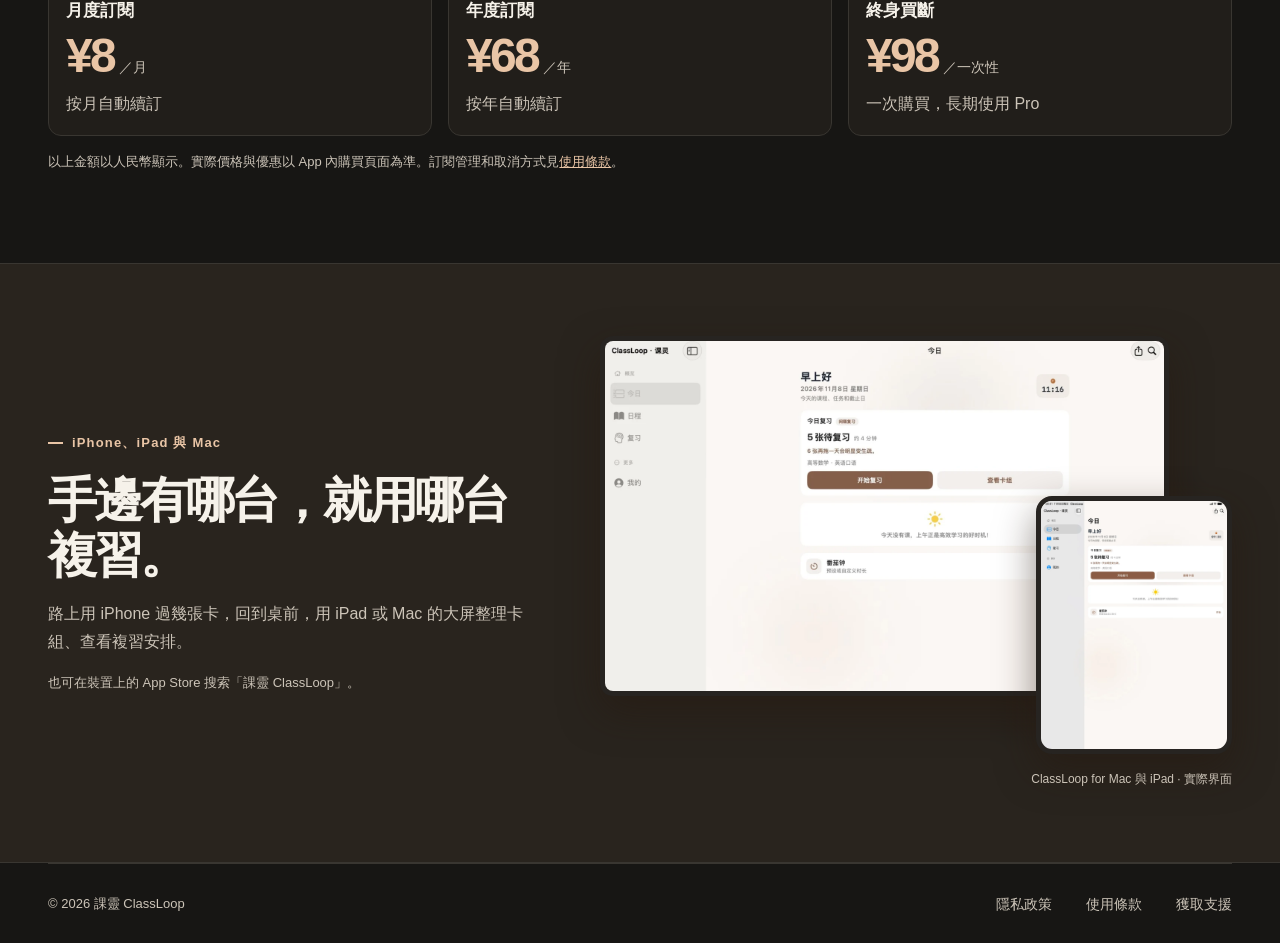
<file: zh-Hant/index.html>
<!doctype html>
<html lang="zh-Hant">
<head>
  <meta charset="utf-8">
  <meta name="viewport" content="width=device-width, initial-scale=1">
  <meta name="color-scheme" content="light dark">
  <meta name="theme-color" content="#171614">
  <meta name="description" content="課靈 ClassLoop 是你的個人學習助手。用課表和任務安排每天的學習，用專注計時投入當下，再透過記憶卡與間隔複習鞏固所學。支援 iPhone、iPad 和 Mac。">
  <title>課靈 ClassLoop — 你的個人學習助手</title>
  <link rel="icon" href="../assets/classloop-icon.webp" type="image/webp">
  <link rel="stylesheet" href="../landing.css">
  <script src="../home.js" defer></script>
  <link rel="stylesheet" href="../language.css">
  <script src="../language.js" data-page="index.html"></script>
</head>
<body>
  <a class="skip" href="#main">跳到正文</a>
  <header class="shell header">
    <a class="brand" href="index.html"><img src="../assets/classloop-icon.webp" width="36" height="36" alt="">課靈｜ClassLoop</a>
    <nav aria-label="主導航">
      <a href="#features">功能</a>
      <a href="#pro">訂閱</a>
      <a href="support/index.html">支援</a>
      <a class="nav-download" href="https://apps.apple.com/cn/app/classloop-study-planner/id6762817263">下載</a>

      <label class="language-switch" hidden><select aria-label="語言選擇"><option value="auto">跟隨裝置</option><option value="zh-CN" lang="zh-CN">简体中文</option><option value="zh-Hant" lang="zh-Hant">繁體中文</option><option value="en" lang="en">English</option></select></label>
    </nav>
  </header>
  <main id="main">
    <section class="shell hero" aria-labelledby="hero-title">
      <div class="hero-copy">
        <p class="kicker">你的個人學習助手</p>
        <h1 id="hero-title">把學過的，<br><em>記得更久。</em></h1>
        <p class="intro">用 ClassLoop 理清今天的任務，留出專注時間，再用記憶卡和間隔複習，把學過的知識慢慢記牢。</p>
        <div class="hero-actions" id="download" role="group" aria-label="免費下載 ClassLoop">
          <a class="button" href="https://apps.apple.com/cn/app/classloop-study-planner/id6762817263">下載 iPhone / iPad 版 <span aria-hidden="true">↗</span></a>
          <a class="button secondary" href="https://apps.apple.com/cn/app/classloop-study-planner/id6762817263?platform=mac">下載 Mac 版 <span aria-hidden="true">↗</span></a>
        </div>
      </div>
      <figure class="hero-visual">
        <div class="hero-stage">
          <div class="stage-line" aria-hidden="true"></div>
          <img class="hero-home" src="../assets/review-home.webp" width="650" height="1413" alt="iPhone 上的記憶首頁，顯示到期卡片和卡組">
          <img class="hero-card" src="../assets/review-card.webp" width="650" height="1413" alt="iPhone 上的記憶卡，翻面後可從四檔中選擇評分">
        </div>
        <figcaption>ClassLoop for iPhone · 實際界面</figcaption>
      </figure>
    </section>

    <div class="review-content" id="features">
      <section class="curve-band" id="review" aria-labelledby="review-title">
        <div class="shell curve-layout">
          <div>
            <p class="kicker">艾賓浩斯遺忘曲線</p>
            <h2 id="review-title">每次回想，<br>都在鞏固記憶。</h2>
            <p>記憶會隨著時間變模糊。ClassLoop 用間隔複習幫你反復鞏固。想不起來的卡片更早回來，已經記牢的卡片可以隔更久再見。</p>
          </div>
          <figure class="curve-card">
            <div class="chart-head"><span>記憶保持</span><span>遺忘曲線示意</span></div>
            <canvas id="memory-curve" width="600" height="225" role="img" aria-label="示意圖中，記憶隨時間下降，每次複習後回升，隨後的複習間隔逐漸拉長。"></canvas>
            <div class="chart-time">時間 <span aria-hidden="true">→</span></div>
            <figcaption>虛線表示未複習時的變化。實際間隔會隨評分調整。</figcaption>
          </figure>
        </div>
      </section>

      <section class="shell workflow" aria-labelledby="workflow-title">
        <div>
          <p class="kicker">一次複習</p>
          <h2 id="workflow-title">先從記憶里找答案。</h2>
          <ol class="steps">
            <li><div><h3>把材料做成卡</h3><p>手動制卡，或導入 CSV、TSV 檔案。</p></div></li>
            <li><div><h3>到期時主動回想</h3><p>先試著回答，再翻卡核對。每天從到期隊列開始。</p></div></li>
            <li><div><h3>用評分安排下一次</h3><p>回想起來有多費力？用四檔自評，讓排程跟著掌握程度變化。</p></div></li>
          </ol>
        </div>
        <figure class="review-screens">
          <div class="review-screen-pair">
            <img src="../assets/review-english.webp" width="560" height="1218" alt="複習時先看到題目，可以回想後再顯示答案" loading="lazy">
            <img src="../assets/review-card.webp" width="650" height="1413" alt="另一張卡片翻面後的答案和四檔評分按鈕" loading="lazy">
          </div>
          <figcaption>App 內複習界面 · 回想、核對與評分</figcaption>
        </figure>
      </section>

      <section class="tools-band" aria-labelledby="tools-title">
        <div class="shell">
          <h2 id="tools-title">看清今天，專心學一件事。</h2>
          <div class="tools-grid">
            <article>
              <figure class="feature-media">
                <img src="../assets/schedule.webp" width="600" height="1305" alt="周課表中按時間排列的課程與教室" loading="lazy">
              </figure>
              <div class="feature-copy"><h3>課程表</h3><p>導入或手動添加課程，隨時看下一節課的時間和教室。</p></div>
            </article>
            <article>
              <figure class="feature-media tasks-media">
                <img src="../assets/feature-tasks.webp" width="560" height="911" alt="作業列表的界面示意，展示任務名稱、截止日期和進度" loading="lazy">
                <figcaption>界面示意</figcaption>
              </figure>
              <div class="feature-copy"><h3>作業與考試</h3><p>記下任務和重要日期，在「今日」查看當天安排。</p></div>
            </article>
            <article>
              <figure class="feature-media focus-media">
                <img src="../assets/feature-focus.webp" width="560" height="911" alt="專注計時的界面示意，展示 25 分鐘倒計時和專注記錄" loading="lazy">
                <figcaption>界面示意</figcaption>
              </figure>
              <div class="feature-copy"><h3>專注計時</h3><p>為一項任務開啓番茄鐘，回顧完成情況和專注時長。</p></div>
            </article>
          </div>
        </div>
      </section>

    </div>

    <section class="shell plans" id="pro" aria-labelledby="pro-title">
      <p class="kicker">免費版與 ClassLoop Pro</p>
      <h2 id="pro-title">日常複習，免費就能做。</h2>
      <p class="section-intro">免費版包含制卡、到期複習和基礎統計。想集中練薄弱內容，或看清每張卡的掌握情況，可以選擇 Pro。</p>
      <table>
        <caption class="sr-only">免費版與 ClassLoop Pro 功能對照</caption>
        <thead><tr><th scope="col">功能</th><th scope="col">免費版</th><th scope="col">Pro</th></tr></thead>
        <tbody>
          <tr><th scope="row">記憶卡與複習</th><td>建卡組、導入卡片、到期複習與自動排程</td><td>包含免費功能，可按標籤篩選或只複習遺忘過的卡</td></tr>
          <tr><th scope="row">複習統計</th><td>到期數量、近 7 天複習次數</td><td>另可查看各卡組及單張卡的掌握情況</td></tr>
          <tr><th scope="row">課表與專注</th><td>課表導入、任務、番茄鐘與基礎報告</td><td>另有學期復用、小工具、高解析度報告和進階專注統計</td></tr>
          <tr><th scope="row">外觀</th><td>經典陶土、清澈藍</td><td>另有紫羅蘭、薄荷、日落和墨白主題</td></tr>
        </tbody>
      </table>
      <h3 class="billing-title">Pro 購買方式</h3>
      <p class="billing-intro">三種方式解鎖相同的 Pro 權益。</p>
      <div class="billing">
        <article>
          <h4>月度訂閱</h4>
          <p class="plan-price"><strong>¥8</strong><span>／月</span></p>
          <p>按月自動續訂</p>
        </article>
        <article>
          <h4>年度訂閱</h4>
          <p class="plan-price"><strong>¥68</strong><span>／年</span></p>
          <p>按年自動續訂</p>
        </article>
        <article>
          <h4>終身買斷</h4>
          <p class="plan-price"><strong>¥98</strong><span>／一次性</span></p>
          <p>一次購買，長期使用 Pro</p>
        </article>
      </div>
      <p class="fine-print">以上金額以人民幣顯示。實際價格與優惠以 App 內購買頁面為準。訂閱管理和取消方式見<a href="terms/index.html">使用條款</a>。</p>
    </section>

    <section class="devices-band" id="devices" aria-labelledby="devices-title">
      <div class="shell devices">
        <div class="devices-copy">
          <p class="kicker">iPhone、iPad 與 Mac</p>
          <h2 id="devices-title">手邊有哪台，就用哪台複習。</h2>
          <p>路上用 iPhone 過幾張卡，回到桌前，用 iPad 或 Mac 的大屏整理卡組、查看複習安排。</p>
          <p class="store-help">也可在裝置上的 App Store 搜索「課靈 ClassLoop」。</p>
        </div>
        <figure class="device-gallery">
          <img class="device-mac" src="../assets/mac.webp" width="1500" height="938" alt="Mac 上的 ClassLoop 今日界面" loading="lazy">
          <img class="device-ipad" src="../assets/ipad.webp" width="900" height="1200" alt="iPad 上的 ClassLoop 今日界面" loading="lazy">
          <figcaption>ClassLoop for Mac 與 iPad · 實際界面</figcaption>
        </figure>
      </div>
    </section>
  </main>
  <footer class="shell footer">
    <span>© 2026 課靈 ClassLoop</span>
    <nav aria-label="頁腳導航"><a href="privacy/index.html">隱私政策</a><a href="terms/index.html">使用條款</a><a href="support/index.html">獲取支援</a></nav>
  </footer>
</body>
</html>
</file>
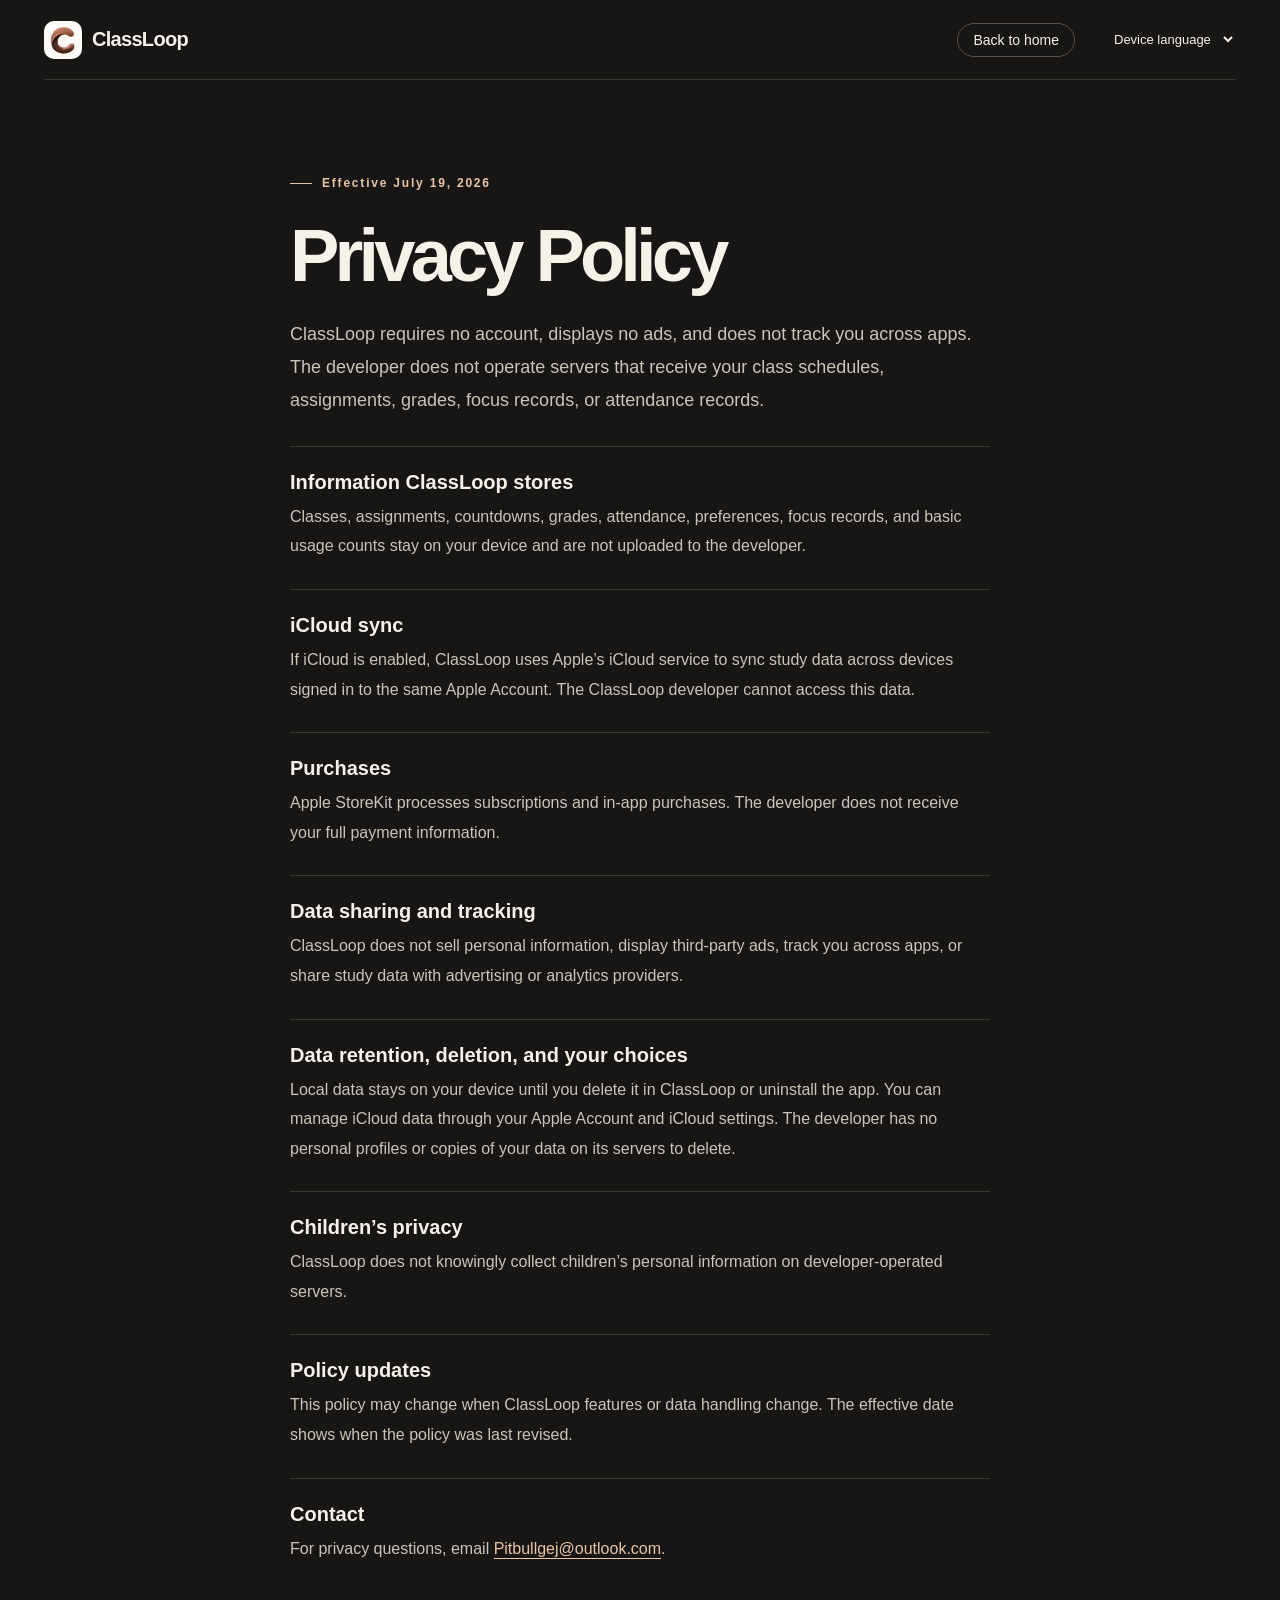
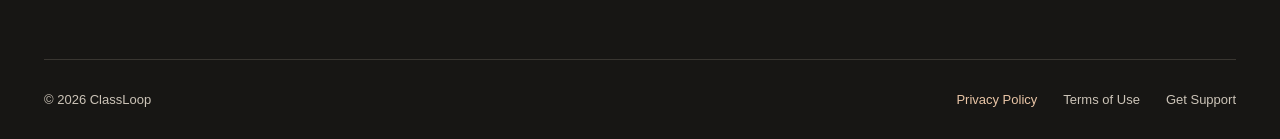
<file: en/privacy/index.html>
<!doctype html>
<html lang="en">
<head>
  <meta charset="utf-8">
  <meta name="viewport" content="width=device-width, initial-scale=1">
  <meta name="theme-color" content="#171614">
  <title>Privacy Policy · ClassLoop</title>
  <link rel="icon" href="../../assets/icon.webp" type="image/webp">
  <link rel="stylesheet" href="../../home.css">
  <link rel="stylesheet" href="../../language.css">
  <script src="../../language.js" data-page="privacy/index.html"></script>
</head>
<body class="info-page">
  <header class="bar wrap">
    <a class="brand" href="../index.html"><img src="../../assets/icon.webp" width="38" height="38" alt="">ClassLoop</a>
    <nav aria-label="Main navigation"><a class="nav-download" href="../index.html">Back to home</a>
      <label class="language-switch" hidden><select aria-label="Website language"><option value="auto">Device language</option><option value="zh-CN" lang="zh-CN">简体中文</option><option value="zh-Hant" lang="zh-Hant">繁體中文</option><option value="en" lang="en">English</option></select></label>
    </nav>
  </header>
  <main class="wrap">
    <article class="info-document">
      <p class="eyebrow"><span></span>Effective July 19, 2026</p>
      <h1>Privacy Policy</h1>
      <p class="info-lead">ClassLoop requires no account, displays no ads, and does not track you across apps. The developer does not operate servers that receive your class schedules, assignments, grades, focus records, or attendance records.</p>
      <section><h2>Information ClassLoop stores</h2><p>Classes, assignments, countdowns, grades, attendance, preferences, focus records, and basic usage counts stay on your device and are not uploaded to the developer.</p></section>
      <section><h2>iCloud sync</h2><p>If iCloud is enabled, ClassLoop uses Apple’s iCloud service to sync study data across devices signed in to the same Apple Account. The ClassLoop developer cannot access this data.</p></section>
      <section><h2>Purchases</h2><p>Apple StoreKit processes subscriptions and in-app purchases. The developer does not receive your full payment information.</p></section>
      <section><h2>Data sharing and tracking</h2><p>ClassLoop does not sell personal information, display third-party ads, track you across apps, or share study data with advertising or analytics providers.</p></section>
      <section><h2>Data retention, deletion, and your choices</h2><p>Local data stays on your device until you delete it in ClassLoop or uninstall the app. You can manage iCloud data through your Apple Account and iCloud settings. The developer has no personal profiles or copies of your data on its servers to delete.</p></section>
      <section><h2>Children’s privacy</h2><p>ClassLoop does not knowingly collect children’s personal information on developer-operated servers.</p></section>
      <section><h2>Policy updates</h2><p>This policy may change when ClassLoop features or data handling change. The effective date shows when the policy was last revised.</p></section>
      <section><h2>Contact</h2><p>For privacy questions, email <a href="mailto:Pitbullgej@outlook.com">Pitbullgej@outlook.com</a>.</p></section>
    </article>
  </main>
  <footer class="wrap footer">
    <span>© 2026 ClassLoop</span>
    <nav aria-label="Footer navigation"><a href="index.html" aria-current="page">Privacy Policy</a><a href="../terms/index.html">Terms of Use</a><a href="../support/index.html">Get Support</a></nav>
  </footer>
</body>
</html>
</file>
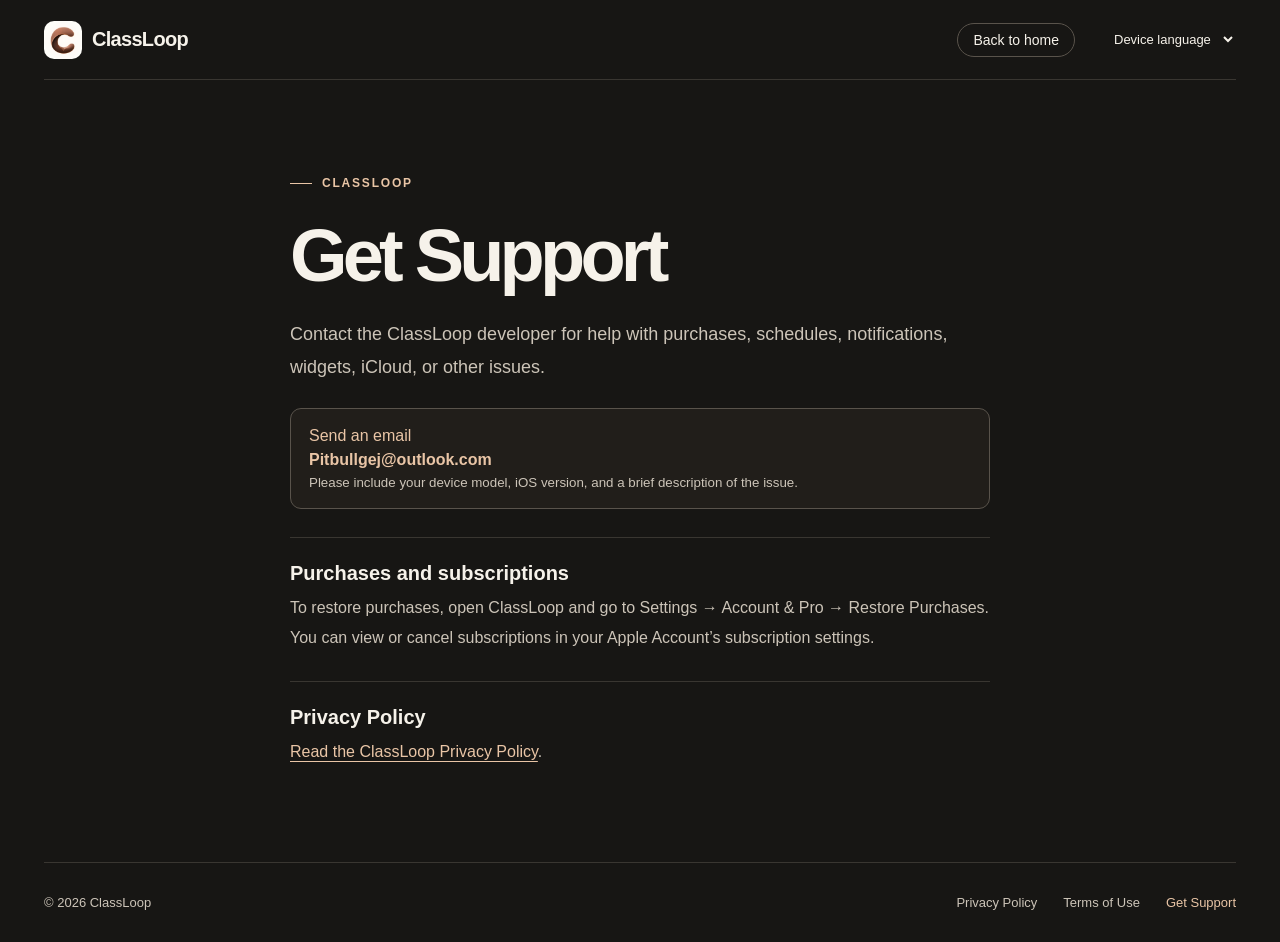
<file: en/support/index.html>
<!doctype html>
<html lang="en">
<head>
  <meta charset="utf-8">
  <meta name="viewport" content="width=device-width, initial-scale=1">
  <meta name="theme-color" content="#171614">
  <title>Get Support · ClassLoop</title>
  <link rel="icon" href="../../assets/icon.webp" type="image/webp">
  <link rel="stylesheet" href="../../home.css">
  <link rel="stylesheet" href="../../language.css">
  <script src="../../language.js" data-page="support/index.html"></script>
</head>
<body class="info-page">
  <header class="bar wrap">
    <a class="brand" href="../index.html"><img src="../../assets/icon.webp" width="38" height="38" alt="">ClassLoop</a>
    <nav aria-label="Main navigation"><a class="nav-download" href="../index.html">Back to home</a>
      <label class="language-switch" hidden><select aria-label="Website language"><option value="auto">Device language</option><option value="zh-CN" lang="zh-CN">简体中文</option><option value="zh-Hant" lang="zh-Hant">繁體中文</option><option value="en" lang="en">English</option></select></label>
    </nav>
  </header>
  <main class="wrap">
    <article class="info-document">
      <p class="eyebrow"><span></span>CLASSLOOP</p>
      <h1>Get Support</h1>
      <p class="info-lead">Contact the ClassLoop developer for help with purchases, schedules, notifications, widgets, iCloud, or other issues.</p>
      <a class="contact-card" href="mailto:Pitbullgej@outlook.com"><span>Send an email</span><strong>Pitbullgej@outlook.com</strong><small>Please include your device model, iOS version, and a brief description of the issue.</small></a>
      <section><h2>Purchases and subscriptions</h2><p>To restore purchases, open ClassLoop and go to Settings → Account &amp; Pro → Restore Purchases. You can view or cancel subscriptions in your Apple Account’s subscription settings.</p></section>
      <section><h2>Privacy Policy</h2><p><a href="../privacy/index.html">Read the ClassLoop Privacy Policy</a>.</p></section>
    </article>
  </main>
  <footer class="wrap footer">
    <span>© 2026 ClassLoop</span>
    <nav aria-label="Footer navigation"><a href="../privacy/index.html">Privacy Policy</a><a href="../terms/index.html">Terms of Use</a><a href="index.html" aria-current="page">Get Support</a></nav>
  </footer>
</body>
</html>
</file>
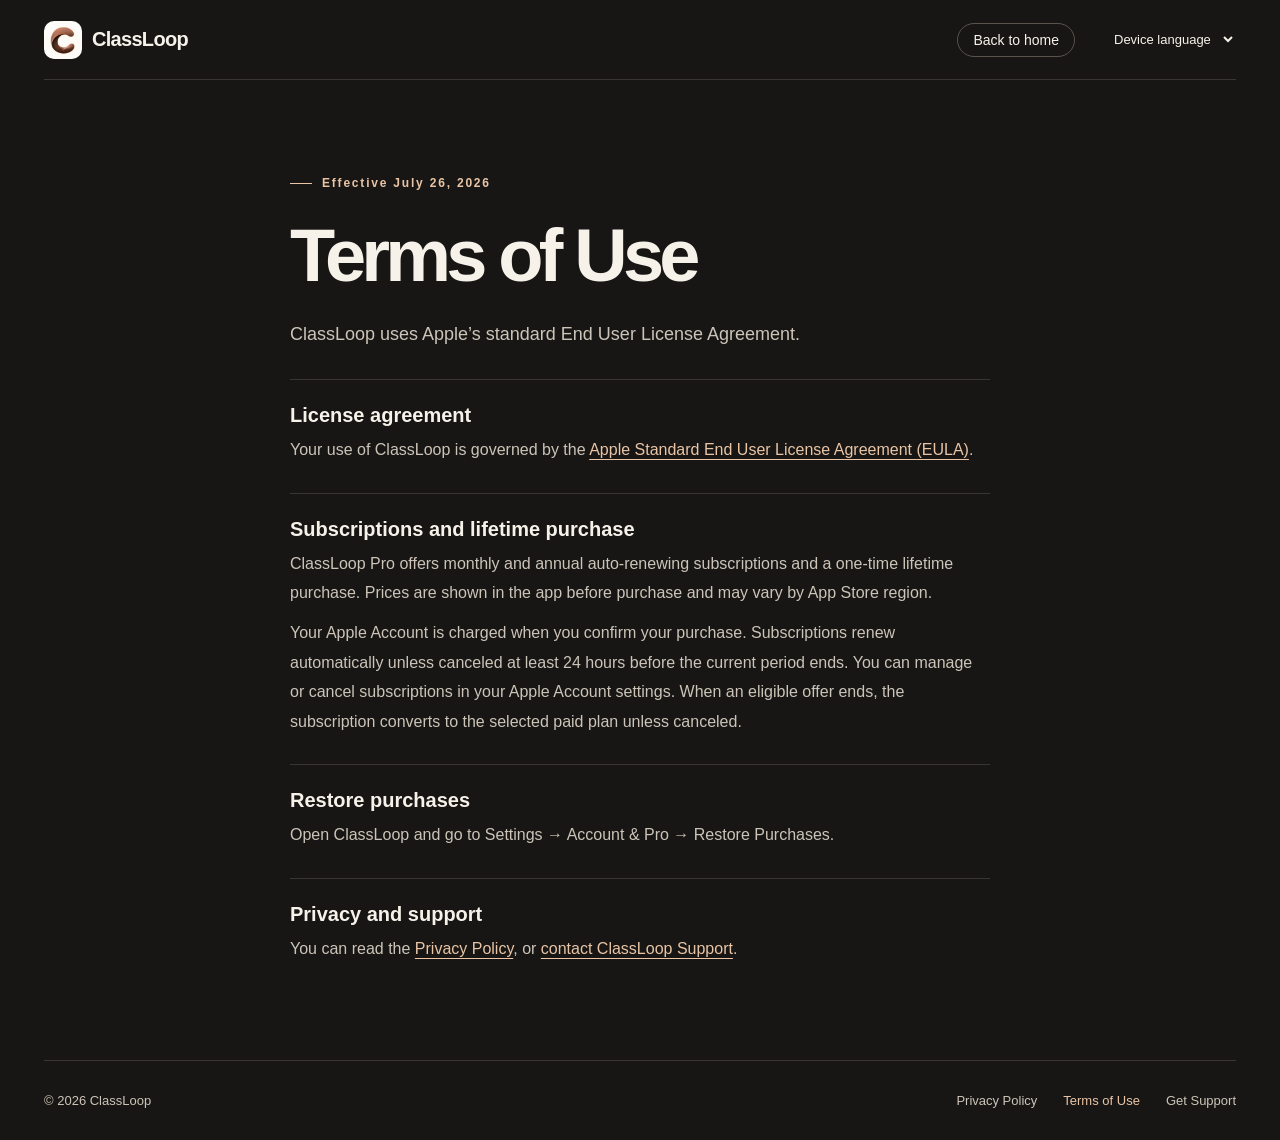
<file: en/terms/index.html>
<!doctype html>
<html lang="en">
<head>
  <meta charset="utf-8">
  <meta name="viewport" content="width=device-width, initial-scale=1">
  <meta name="theme-color" content="#171614">
  <title>Terms of Use · ClassLoop</title>
  <link rel="icon" href="../../assets/icon.webp" type="image/webp">
  <link rel="stylesheet" href="../../home.css">
  <link rel="stylesheet" href="../../language.css">
  <script src="../../language.js" data-page="terms/index.html"></script>
</head>
<body class="info-page">
  <header class="bar wrap">
    <a class="brand" href="../index.html"><img src="../../assets/icon.webp" width="38" height="38" alt="">ClassLoop</a>
    <nav aria-label="Main navigation"><a class="nav-download" href="../index.html">Back to home</a>
      <label class="language-switch" hidden><select aria-label="Website language"><option value="auto">Device language</option><option value="zh-CN" lang="zh-CN">简体中文</option><option value="zh-Hant" lang="zh-Hant">繁體中文</option><option value="en" lang="en">English</option></select></label>
    </nav>
  </header>
  <main class="wrap">
    <article class="info-document">
      <p class="eyebrow"><span></span>Effective July 26, 2026</p>
      <h1>Terms of Use</h1>
      <p class="info-lead">ClassLoop uses Apple’s standard End User License Agreement.</p>
      <section><h2>License agreement</h2><p>Your use of ClassLoop is governed by the <a href="https://www.apple.com/legal/internet-services/itunes/dev/stdeula/">Apple Standard End User License Agreement (EULA)</a>.</p></section>
      <section><h2>Subscriptions and lifetime purchase</h2><p>ClassLoop Pro offers monthly and annual auto-renewing subscriptions and a one-time lifetime purchase. Prices are shown in the app before purchase and may vary by App Store region.</p><p>Your Apple Account is charged when you confirm your purchase. Subscriptions renew automatically unless canceled at least 24 hours before the current period ends. You can manage or cancel subscriptions in your Apple Account settings. When an eligible offer ends, the subscription converts to the selected paid plan unless canceled.</p></section>
      <section><h2>Restore purchases</h2><p>Open ClassLoop and go to Settings → Account &amp; Pro → Restore Purchases.</p></section>
      <section><h2>Privacy and support</h2><p>You can read the <a href="../privacy/index.html">Privacy Policy</a>, or <a href="../support/index.html">contact ClassLoop Support</a>.</p></section>
    </article>
  </main>
  <footer class="wrap footer">
    <span>© 2026 ClassLoop</span>
    <nav aria-label="Footer navigation"><a href="../privacy/index.html">Privacy Policy</a><a href="index.html" aria-current="page">Terms of Use</a><a href="../support/index.html">Get Support</a></nav>
  </footer>
</body>
</html>
</file>
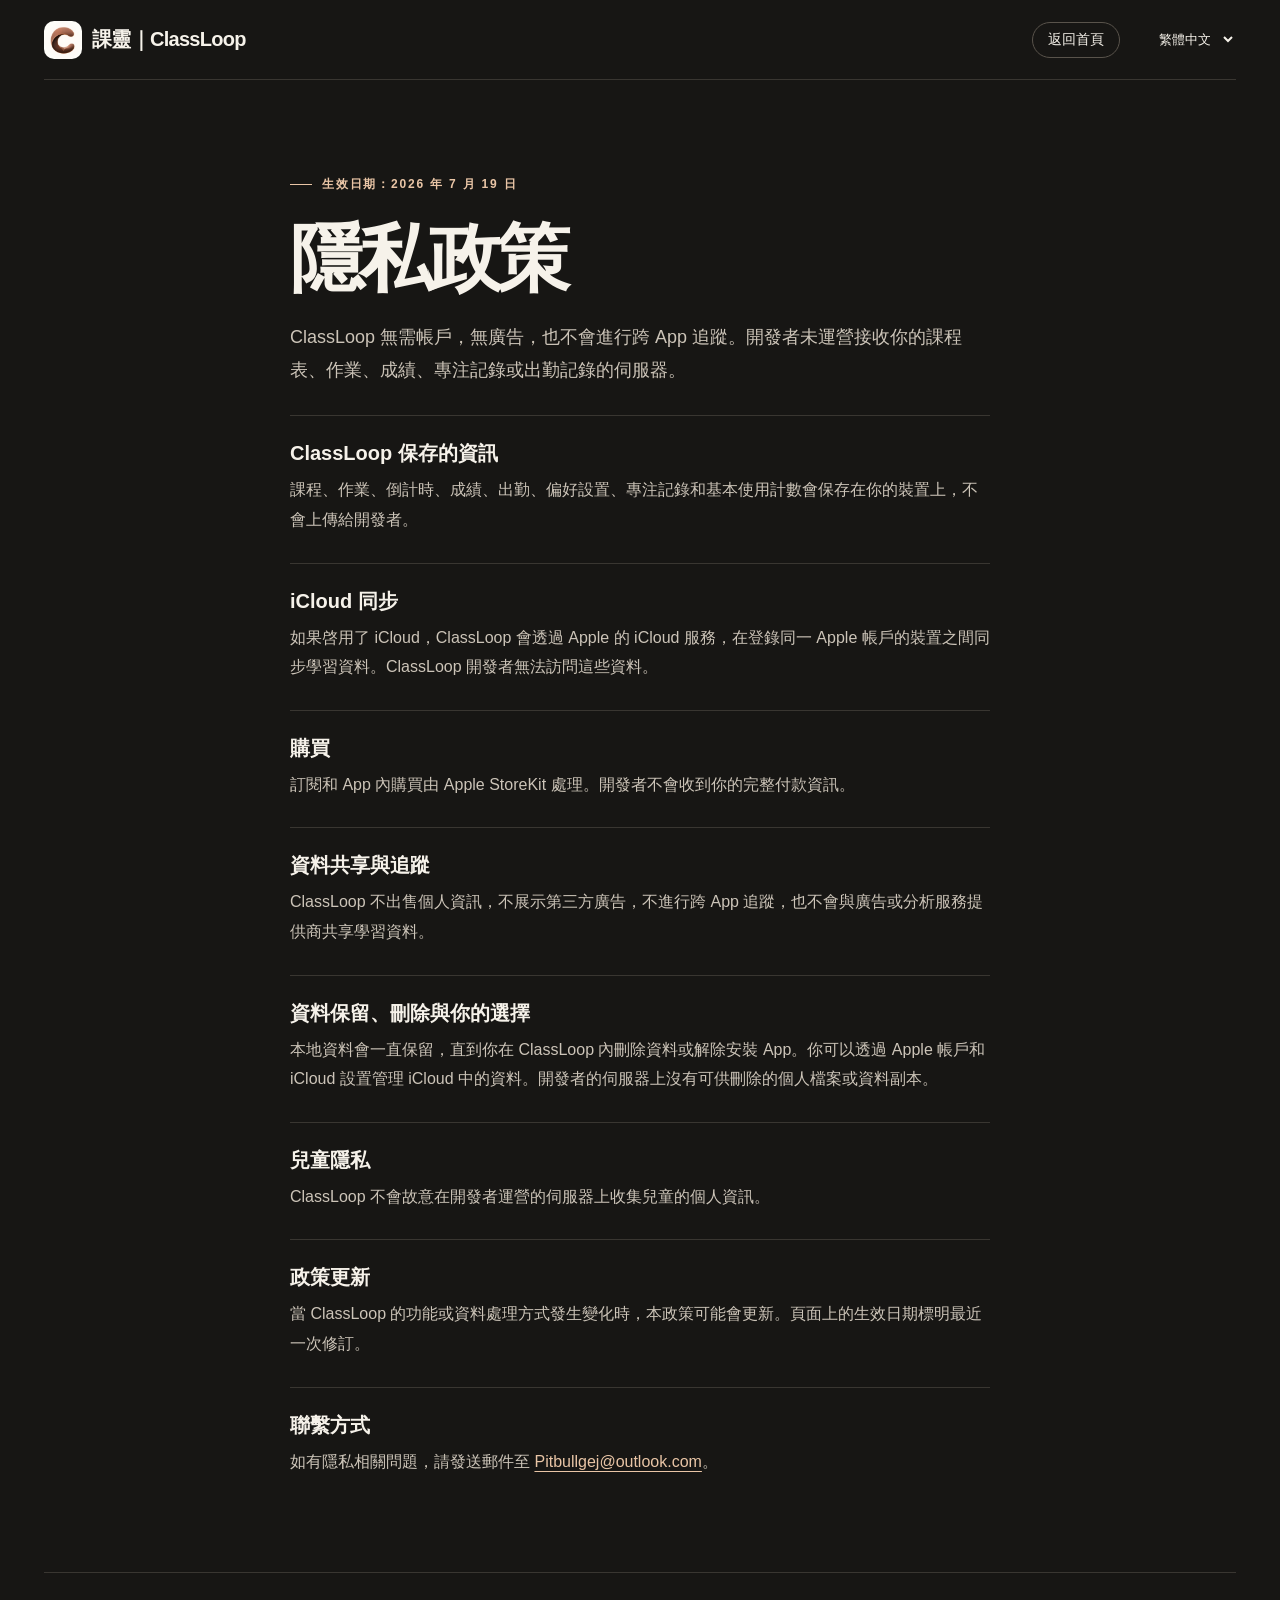
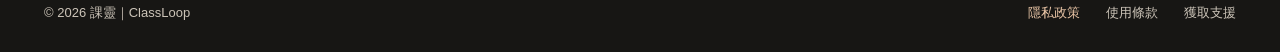
<file: zh-Hant/privacy/index.html>
<!doctype html>
<html lang="zh-Hant">
<head>
  <meta charset="utf-8">
  <meta name="viewport" content="width=device-width, initial-scale=1">
  <meta name="theme-color" content="#171614">
  <title>隱私政策 · 課靈｜ClassLoop</title>
  <link rel="icon" href="../../assets/icon.webp" type="image/webp">
  <link rel="stylesheet" href="../../home.css">
  <link rel="stylesheet" href="../../language.css">
  <script src="../../language.js" data-page="privacy/index.html"></script>
</head>
<body class="info-page">
  <header class="bar wrap">
    <a class="brand" href="../index.html"><img src="../../assets/icon.webp" width="38" height="38" alt="">課靈｜ClassLoop</a>
    <nav aria-label="主導航"><a class="nav-download" href="../index.html">返回首頁</a>
      <label class="language-switch" hidden><select aria-label="語言選擇"><option value="auto">跟隨裝置</option><option value="zh-CN" lang="zh-CN">简体中文</option><option value="zh-Hant" lang="zh-Hant">繁體中文</option><option value="en" lang="en">English</option></select></label>
    </nav>
  </header>
  <main class="wrap">
    <article class="info-document">
      <p class="eyebrow"><span></span>生效日期：2026 年 7 月 19 日</p>
      <h1>隱私政策</h1>
      <p class="info-lead">ClassLoop 無需帳戶，無廣告，也不會進行跨 App 追蹤。開發者未運營接收你的課程表、作業、成績、專注記錄或出勤記錄的伺服器。</p>
      <section><h2>ClassLoop 保存的資訊</h2><p>課程、作業、倒計時、成績、出勤、偏好設置、專注記錄和基本使用計數會保存在你的裝置上，不會上傳給開發者。</p></section>
      <section><h2>iCloud 同步</h2><p>如果啓用了 iCloud，ClassLoop 會透過 Apple 的 iCloud 服務，在登錄同一 Apple 帳戶的裝置之間同步學習資料。ClassLoop 開發者無法訪問這些資料。</p></section>
      <section><h2>購買</h2><p>訂閱和 App 內購買由 Apple StoreKit 處理。開發者不會收到你的完整付款資訊。</p></section>
      <section><h2>資料共享與追蹤</h2><p>ClassLoop 不出售個人資訊，不展示第三方廣告，不進行跨 App 追蹤，也不會與廣告或分析服務提供商共享學習資料。</p></section>
      <section><h2>資料保留、刪除與你的選擇</h2><p>本地資料會一直保留，直到你在 ClassLoop 內刪除資料或解除安裝 App。你可以透過 Apple 帳戶和 iCloud 設置管理 iCloud 中的資料。開發者的伺服器上沒有可供刪除的個人檔案或資料副本。</p></section>
      <section><h2>兒童隱私</h2><p>ClassLoop 不會故意在開發者運營的伺服器上收集兒童的個人資訊。</p></section>
      <section><h2>政策更新</h2><p>當 ClassLoop 的功能或資料處理方式發生變化時，本政策可能會更新。頁面上的生效日期標明最近一次修訂。</p></section>
      <section><h2>聯繫方式</h2><p>如有隱私相關問題，請發送郵件至 <a href="mailto:Pitbullgej@outlook.com">Pitbullgej@outlook.com</a>。</p></section>
    </article>
  </main>
  <footer class="wrap footer">
    <span>© 2026 課靈｜ClassLoop</span>
    <nav aria-label="頁腳導航"><a href="index.html" aria-current="page">隱私政策</a><a href="../terms/index.html">使用條款</a><a href="../support/index.html">獲取支援</a></nav>
  </footer>
</body>
</html>
</file>
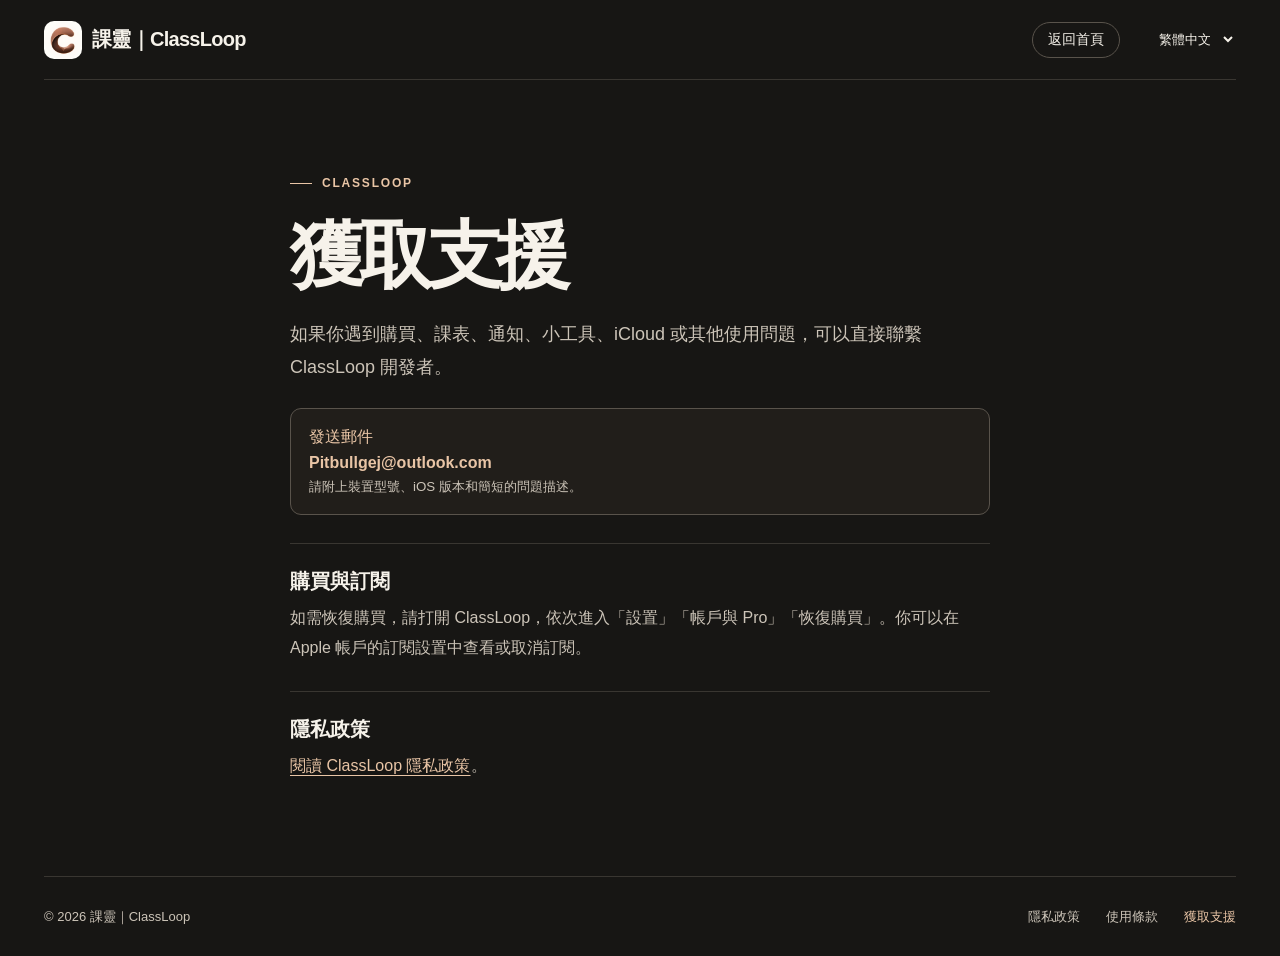
<file: zh-Hant/support/index.html>
<!doctype html>
<html lang="zh-Hant">
<head>
  <meta charset="utf-8">
  <meta name="viewport" content="width=device-width, initial-scale=1">
  <meta name="theme-color" content="#171614">
  <title>獲取支援 · 課靈｜ClassLoop</title>
  <link rel="icon" href="../../assets/icon.webp" type="image/webp">
  <link rel="stylesheet" href="../../home.css">
  <link rel="stylesheet" href="../../language.css">
  <script src="../../language.js" data-page="support/index.html"></script>
</head>
<body class="info-page">
  <header class="bar wrap">
    <a class="brand" href="../index.html"><img src="../../assets/icon.webp" width="38" height="38" alt="">課靈｜ClassLoop</a>
    <nav aria-label="主導航"><a class="nav-download" href="../index.html">返回首頁</a>
      <label class="language-switch" hidden><select aria-label="語言選擇"><option value="auto">跟隨裝置</option><option value="zh-CN" lang="zh-CN">简体中文</option><option value="zh-Hant" lang="zh-Hant">繁體中文</option><option value="en" lang="en">English</option></select></label>
    </nav>
  </header>
  <main class="wrap">
    <article class="info-document">
      <p class="eyebrow"><span></span>CLASSLOOP</p>
      <h1>獲取支援</h1>
      <p class="info-lead">如果你遇到購買、課表、通知、小工具、iCloud 或其他使用問題，可以直接聯繫 ClassLoop 開發者。</p>
      <a class="contact-card" href="mailto:Pitbullgej@outlook.com"><span>發送郵件</span><strong>Pitbullgej@outlook.com</strong><small>請附上裝置型號、iOS 版本和簡短的問題描述。</small></a>
      <section><h2>購買與訂閱</h2><p>如需恢復購買，請打開 ClassLoop，依次進入「設置」「帳戶與 Pro」「恢復購買」。你可以在 Apple 帳戶的訂閱設置中查看或取消訂閱。</p></section>
      <section><h2>隱私政策</h2><p><a href="../privacy/index.html">閱讀 ClassLoop 隱私政策</a>。</p></section>
    </article>
  </main>
  <footer class="wrap footer">
    <span>© 2026 課靈｜ClassLoop</span>
    <nav aria-label="頁腳導航"><a href="../privacy/index.html">隱私政策</a><a href="../terms/index.html">使用條款</a><a href="index.html" aria-current="page">獲取支援</a></nav>
  </footer>
</body>
</html>
</file>
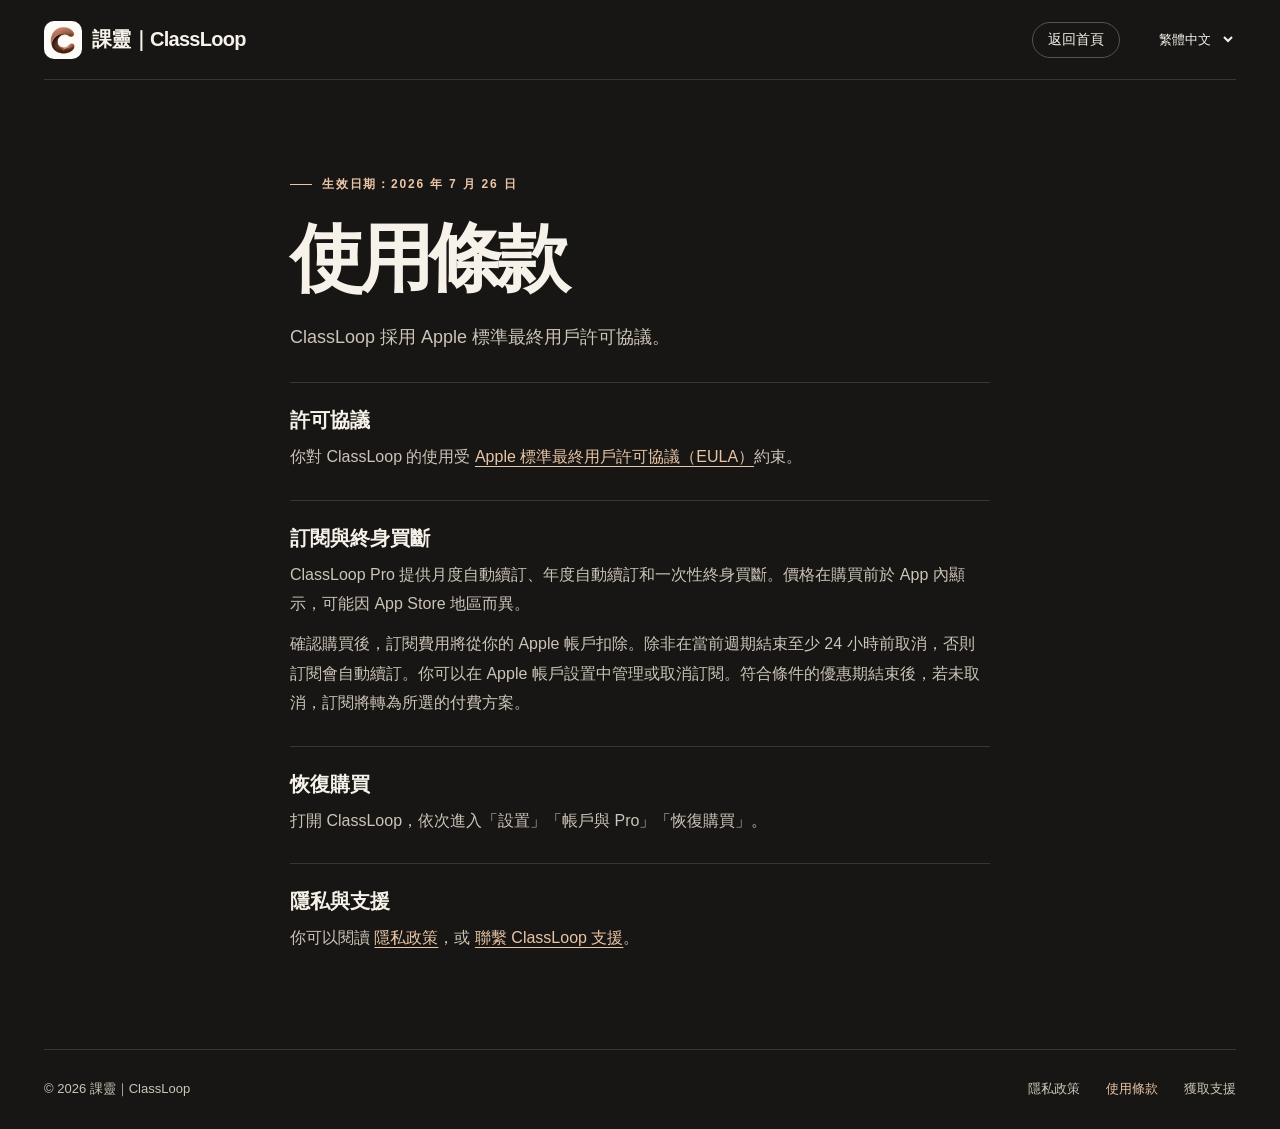
<file: zh-Hant/terms/index.html>
<!doctype html>
<html lang="zh-Hant">
<head>
  <meta charset="utf-8">
  <meta name="viewport" content="width=device-width, initial-scale=1">
  <meta name="theme-color" content="#171614">
  <title>使用條款 · 課靈｜ClassLoop</title>
  <link rel="icon" href="../../assets/icon.webp" type="image/webp">
  <link rel="stylesheet" href="../../home.css">
  <link rel="stylesheet" href="../../language.css">
  <script src="../../language.js" data-page="terms/index.html"></script>
</head>
<body class="info-page">
  <header class="bar wrap">
    <a class="brand" href="../index.html"><img src="../../assets/icon.webp" width="38" height="38" alt="">課靈｜ClassLoop</a>
    <nav aria-label="主導航"><a class="nav-download" href="../index.html">返回首頁</a>
      <label class="language-switch" hidden><select aria-label="語言選擇"><option value="auto">跟隨裝置</option><option value="zh-CN" lang="zh-CN">简体中文</option><option value="zh-Hant" lang="zh-Hant">繁體中文</option><option value="en" lang="en">English</option></select></label>
    </nav>
  </header>
  <main class="wrap">
    <article class="info-document">
      <p class="eyebrow"><span></span>生效日期：2026 年 7 月 26 日</p>
      <h1>使用條款</h1>
      <p class="info-lead">ClassLoop 採用 Apple 標準最終用戶許可協議。</p>
      <section><h2>許可協議</h2><p>你對 ClassLoop 的使用受 <a href="https://www.apple.com/legal/internet-services/itunes/dev/stdeula/">Apple 標準最終用戶許可協議（EULA）</a>約束。</p></section>
      <section><h2>訂閱與終身買斷</h2><p>ClassLoop Pro 提供月度自動續訂、年度自動續訂和一次性終身買斷。價格在購買前於 App 內顯示，可能因 App Store 地區而異。</p><p>確認購買後，訂閱費用將從你的 Apple 帳戶扣除。除非在當前週期結束至少 24 小時前取消，否則訂閱會自動續訂。你可以在 Apple 帳戶設置中管理或取消訂閱。符合條件的優惠期結束後，若未取消，訂閱將轉為所選的付費方案。</p></section>
      <section><h2>恢復購買</h2><p>打開 ClassLoop，依次進入「設置」「帳戶與 Pro」「恢復購買」。</p></section>
      <section><h2>隱私與支援</h2><p>你可以閱讀 <a href="../privacy/index.html">隱私政策</a>，或 <a href="../support/index.html">聯繫 ClassLoop 支援</a>。</p></section>
    </article>
  </main>
  <footer class="wrap footer">
    <span>© 2026 課靈｜ClassLoop</span>
    <nav aria-label="頁腳導航"><a href="../privacy/index.html">隱私政策</a><a href="index.html" aria-current="page">使用條款</a><a href="../support/index.html">獲取支援</a></nav>
  </footer>
</body>
</html>
</file>
<file: landing.css>
/* The charcoal shell and warm paper use the existing ClassLoop site palette. */
:root {
  color-scheme: dark;
  --paper: #171614;
  --surface: #211e1a;
  --ink: #f6f2ea;
  --muted: #ccc4b8;
  --line: #393631;
  --accent: #e9c5a6;
  --on-accent: #201d19;
  --tint: #29241e;
  --stage-start: #a7866e;
  --stage-end: #372f29;
  --chart-grid: #4e4238;
  --shadow: #25170e80;
  --ease: cubic-bezier(.2,.75,.23,1);
}
.review-content {
  color-scheme: light;
  --paper: #f5f4f0;
  --surface: #faf7f1;
  --ink: #24231f;
  --muted: #625e56;
  --line: #dcd8ce;
  --accent: #795840;
  --on-accent: #fffaf5;
  --tint: #eee6da;
  --shadow: #4a312533;
  background: var(--paper);
  color: var(--ink);
}
@media (prefers-color-scheme: dark) {
  .review-content {
    color-scheme: dark;
    --paper: #211e1a;
    --surface: #29241e;
    --ink: #f6f2ea;
    --muted: #ccc4b8;
    --line: #483b31;
    --accent: #e9c5a6;
    --on-accent: #201d19;
    --tint: #332c25;
    --shadow: #130e0a70;
  }
}
*, *::before, *::after { box-sizing: border-box; }
html { scroll-padding-top: 88px; }
body { margin: 0; background: var(--paper); color: var(--ink); font: 16px/1.75 -apple-system, BlinkMacSystemFont, "PingFang SC", "Microsoft YaHei", sans-serif; }
a { color: inherit; text-decoration: none; }
a:focus-visible { outline: 2px solid var(--accent); outline-offset: 4px; }
a:hover { text-decoration: underline; text-underline-offset: 5px; }
img { display: block; max-width: 100%; height: auto; }
h1, h2, h3, h4, p, figure { margin: 0; }
h1, h2, h3, h4 { line-height: 1.15; }
h2 { font-size: clamp(34px, 4.25vw, 62px); letter-spacing: -.065em; font-weight: 730; }
p { color: var(--muted); }
.shell { width: min(1220px, calc(100% - 96px)); margin-inline: auto; }
.header, .footer { display: flex; align-items: center; justify-content: space-between; gap: 16px; }
.header { min-height: 80px; border-bottom: 1px solid var(--line); }
.header nav, .footer nav { display: flex; align-items: center; gap: clamp(15px, 3vw, 34px); font-size: 14px; }
.brand { display: inline-flex; align-items: center; gap: 10px; font-size: 18px; font-weight: 750; white-space: nowrap; }
.brand img { border-radius: 9px; }
.nav-download { white-space: nowrap; }
.hero { display: grid; grid-template-columns: minmax(0, .94fr) minmax(0, 1.12fr); align-items: center; gap: clamp(30px, 6vw, 88px); padding-block: 72px 65px; }
.kicker { display: flex; align-items: center; gap: 9px; color: var(--accent); font-size: 13px; font-weight: 700; letter-spacing: .09em; margin-bottom: 18px; }
.kicker::before { content: ""; width: 15px; height: 2px; background: currentColor; }
h1 { font-size: clamp(56px, 6vw, 90px); letter-spacing: -.09em; font-weight: 760; line-height: 1.03; }
h1 em { font-style: normal; color: var(--accent); white-space: nowrap; }
.intro { font-size: clamp(16px, 1.5vw, 20px); max-width: 22em; margin-top: 26px; }
.hero-actions { display: flex; align-items: center; flex-wrap: wrap; gap: 9px; margin-top: 26px; }
.button { display: inline-flex; align-items: center; justify-content: space-between; gap: 15px; border: 1px solid var(--accent); border-radius: 99px; padding: 10px 18px; background: var(--accent); color: var(--on-accent); font-size: 14px; font-weight: 700; }
.button:hover { text-decoration: none; box-shadow: 0 6px 18px var(--shadow); }
.hero-stage { position: relative; isolation: isolate; overflow: hidden; aspect-ratio: 1.13; border-radius: 25px; background: radial-gradient(ellipse at 56% 83%, var(--stage-start), #675346 56%, var(--stage-end) 100%); }
.stage-line { position: absolute; inset: 0; opacity: .45; background: repeating-radial-gradient(ellipse at 12% 90%, transparent 0 28px, #fff6 29px 30px, transparent 31px 59px); mask-image: linear-gradient(130deg, #0000 12%, #000 78%); }
.hero-stage img { position: absolute; width: 36%; border: clamp(3px, .42vw, 6px) solid #272421; border-radius: clamp(17px, 2.5vw, 35px); box-shadow: 0 22px 55px var(--shadow); }
.hero-home { top: 6%; left: 16%; --angle: -10deg; transform: rotate(var(--angle)); }
.hero-card { bottom: 4%; right: 15%; --angle: 9deg; transform: rotate(var(--angle)); }
figcaption { font-size: 12px; color: var(--muted); margin-top: 10px; }
.hero-visual figcaption, .device-gallery figcaption { text-align: right; }
.review-content { border-block: 1px solid var(--line); }
.curve-band { border-bottom: 1px solid var(--line); }
.curve-layout { display: grid; grid-template-columns: minmax(0, .88fr) minmax(0, 1.12fr); align-items: center; gap: clamp(28px, 6vw, 80px); padding-block: 80px; }
.curve-layout p:not(.kicker) { margin-top: 19px; max-width: 29em; }
.curve-card { border: 1px solid var(--line); border-radius: 20px; padding: 20px clamp(12px, 2vw, 26px); color-scheme: dark; --accent: #e9c5a6; --muted: #ccc4b8; --line: #483b31; background: #29241e; }
.chart-head, .chart-time { font-size: 13px; color: var(--muted); }
.chart-head { display: flex; justify-content: space-between; }
.chart-time { text-align: right; }
canvas { display: block; width: 100%; height: auto; margin-top: 8px; }
.workflow { display: grid; grid-template-columns: minmax(0, 1fr) minmax(0, 1fr); gap: clamp(28px, 8vw, 112px); align-items: center; padding-block: 102px; }
.steps { margin: 27px 0 0; padding: 0; list-style: none; counter-reset: steps; }
.steps li { display: flex; gap: 15px; padding-block: 15px; border-top: 1px solid var(--line); counter-increment: steps; }
.steps li::before { content: counter(steps, decimal-leading-zero); color: var(--accent); font-size: 13px; font-weight: 700; margin-top: 1px; }
.steps h3, .tools-grid h3 { font-size: 18px; margin-bottom: 5px; }
.review-screens { padding: clamp(16px, 3.5vw, 42px); border: 1px solid var(--line); border-radius: 23px; background: var(--tint); }
.review-screen-pair { display: grid; grid-template-columns: repeat(2, minmax(0, 1fr)); gap: clamp(9px, 2vw, 26px); width: min(100%, 390px); margin-inline: auto; }
.review-screen-pair img { width: 100%; border: 3px solid #272421; border-radius: clamp(12px, 2vw, 23px); box-shadow: 0 9px 24px var(--shadow); }
.review-screens figcaption { text-align: center; }
.tools-band { padding-block: 33px 40px; background: var(--surface); border-top: 1px solid var(--line); }
.tools-band h2 { font-size: clamp(25px, 3vw, 36px); margin-bottom: 20px; }
.tools-grid, .billing { display: grid; grid-template-columns: repeat(3, minmax(0, 1fr)); gap: 16px; }
.plans { padding-block: 90px; }
.section-intro { margin: 17px 0 26px; max-width: 40em; }
table { width: 100%; border-collapse: collapse; table-layout: fixed; text-align: left; }
th, td { padding: 13px 16px; border-bottom: 1px solid var(--line); vertical-align: top; overflow-wrap: anywhere; }
th:first-child { width: 22%; }
thead th { background: var(--surface); }
thead th:last-child, td:last-child { background: var(--tint); }
td { color: var(--muted); }
.billing-title { margin-top: 34px; font-size: 24px; }
.billing-intro { margin: 6px 0 14px; }
.billing article { border: 1px solid var(--line); border-radius: 13px; padding: 17px; background: var(--surface); }
.billing h4 { font-size: 17px; margin-bottom: 5px; }
.plan-price { display: flex; align-items: baseline; gap: 5px; margin-block: 7px; }
.plan-price strong { color: var(--accent); font-size: clamp(34px, 4vw, 48px); line-height: 1.15; letter-spacing: -.055em; }
.plan-price span { font-size: 14px; white-space: nowrap; }
.fine-print { margin-top: 15px; font-size: 13px; }
.fine-print a { color: var(--accent); text-decoration: underline; }
.devices-band { background: var(--tint); border-block: 1px solid var(--line); }
.devices { display: grid; grid-template-columns: minmax(0, .86fr) minmax(0, 1.14fr); align-items: center; gap: clamp(28px, 6vw, 76px); padding-block: 72px; }
.devices h2 { font-size: clamp(34px, 3.8vw, 56px); }
.devices-copy > p:not(.kicker) { margin-top: 16px; }
.secondary { background: transparent; color: var(--accent); border-color: #806652; }
.devices-copy .store-help { font-size: 13px; }
.device-gallery { position: relative; padding: 0 10% 15% 0; }
.device-gallery img { background: #f5f1eb; border: 5px solid #272421; box-shadow: 0 16px 38px var(--shadow); }
.device-mac { border-radius: 13px; }
.device-ipad { position: absolute; width: 31%; right: 0; bottom: 8%; border-radius: 16px; }
.device-gallery figcaption { position: absolute; right: 0; bottom: 0; }
.footer { border-top: 1px solid var(--line); min-height: 80px; flex-wrap: wrap; padding-block: 16px; font-size: 13px; color: var(--muted); }
.sr-only, .skip:not(:focus) { position: absolute; width: 1px; height: 1px; overflow: hidden; clip-path: inset(50%); white-space: nowrap; }
.skip:focus { position: fixed; top: 10px; left: 10px; padding: 8px 12px; z-index: 5; background: var(--surface); }
@media (max-width: 960px) {
  .shell { width: calc(100% - 56px); }
  .hero { gap: 26px; }
  h1 { font-size: clamp(49px, 6.4vw, 66px); }
}
@media (max-width: 760px) {
  .shell { width: calc(100% - 36px); }
  .header { min-height: 65px; }
  .header nav { gap: 11px; font-size: 13px; white-space: nowrap; }
  .brand { font-size: 15px; gap: 6px; }
  .brand img { width: 28px; height: 28px; }
  .hero, .curve-layout, .workflow, .devices { grid-template-columns: minmax(0, 1fr); gap: 29px; }
  .hero, .curve-layout, .workflow, .plans, .devices { padding-block: 50px; }
  .hero-stage { aspect-ratio: 1.26; }
  .hero-stage img { width: 33%; }
  .tools-grid, .billing { grid-template-columns: 1fr; }
  th, td { padding: 8px 6px; font-size: 13px; }
  th:first-child { width: 24%; }
}
@media (max-width: 365px) {
  .header { gap: 8px; }
  .header nav { gap: 8px; font-size: 12px; }
  .brand { font-size: 14px; }
  .brand img { width: 24px; height: 24px; }
}
@media (prefers-reduced-motion: no-preference) {
  html { scroll-behavior: smooth; }
  .hero-copy > * { animation: rise 730ms var(--ease) both; }
  .hero-copy h1 { animation-delay: 70ms; }
  .intro { animation-delay: 130ms; }
  .hero-actions { animation-delay: 195ms; }
  .hero-stage { animation: rise 780ms 70ms var(--ease) both; }
  .hero-home { animation: phone-arrive 1080ms 160ms var(--ease) both; }
  .hero-card { animation: phone-arrive 1180ms 250ms var(--ease) both; }
  .button { transition: transform 200ms var(--ease), box-shadow 200ms var(--ease); }
  .button:hover { transform: translateY(-2px); }
  .reveal-visible { animation: rise 670ms var(--ease) both; }
  .curve-card.reveal-visible canvas { animation: draw-chart 1.35s 110ms var(--ease) both; }
  @keyframes rise {
    from { opacity: .04; transform: translateY(16px); }
    to { opacity: 1; transform: translateY(0); }
  }
  @keyframes phone-arrive {
    from { opacity: 0; transform: translateY(38px) rotate(0) scale(.97); }
    to { opacity: 1; transform: translateY(0) rotate(var(--angle)) scale(1); }
  }
  @keyframes draw-chart {
    from { clip-path: inset(0 100% 0 0); }
    to { clip-path: inset(0); }
  }
}

.tools-grid article {
  overflow: hidden;
  border: 1px solid var(--line);
  border-radius: 18px;
  background: var(--paper);
  padding: 0;
}
.feature-media {
  position: relative;
  display: flex;
  justify-content: center;
  align-items: flex-start;
  height: clamp(176px, 20vw, 264px);
  overflow: hidden;
  padding-top: 18px;
  background: var(--tint);
}
.tasks-media { background: color-mix(in srgb, var(--tint) 86%, #ae7659); }
.focus-media { background: color-mix(in srgb, var(--tint) 86%, #8c8270); }
.feature-media img {
  width: min(70%, 216px);
  border: 4px solid #272421;
  border-radius: 17px 17px 0 0;
  box-shadow: 0 10px 30px var(--shadow);
}
.feature-media figcaption {
  position: absolute;
  right: 8px;
  bottom: 7px;
  padding: 2px 7px;
  border-radius: 6px;
  background: var(--surface);
}
.feature-copy { padding: 17px 19px 21px; }
@media (max-width: 480px) {
  .feature-media { height: 215px; }
}
</file>
<file: language.css>
.language-switch select {
  max-width: 10rem;
  padding: 5px 9px;
  border: 0;
  color-scheme: dark;
  color: #f6f2ea;
  background: transparent;
  font: inherit;
  font-size: 13px;
}
.language-switch select:focus { outline: none; }
.language-switch select:focus-visible {
  color: #e9c5a6;
  text-decoration: underline;
  text-underline-offset: 4px;
}
html[lang="en"] h1 { letter-spacing: -.065em; }
html[lang="en"] .hero h1 em { white-space: normal; }
html[lang="en"] .hero h1 { font-size: clamp(42px, 5.8vw, 83px); }
@media (max-width: 650px) {
  .header, .bar { align-items: flex-start; flex-direction: column; gap: 9px; padding-block: 11px; }
  .header nav, .bar nav { width: 100%; flex-wrap: wrap; gap: 6px 12px; }
  .language-switch select { font-size: 12px; }
}
</file>
<file: home.css>
:root {
  color-scheme: light;
  --paper: #f5f4f0;
  --ink: #24231f;
  --muted: #625e56;
  --line: #dcd8ce;
  --accent: #795840;
  font-family: -apple-system, BlinkMacSystemFont, "PingFang SC", "Microsoft YaHei", sans-serif;
}
*, *::before, *::after { box-sizing: border-box; }
body { margin: 0; background: var(--paper); color: var(--ink); }
a { color: inherit; text-decoration: none; }
a:focus-visible { outline: 2px solid var(--accent); outline-offset: 5px; }
.wrap { width: min(1200px, calc(100% - 88px)); margin-inline: auto; }
.bar, .footer { display: flex; align-items: center; justify-content: space-between; gap: 18px; }
.bar { min-height: 80px; border-bottom: 1px solid var(--line); }
.brand, nav { display: flex; align-items: center; gap: 10px; }
.brand { font-size: 20px; font-weight: 750; letter-spacing: -.035em; }
.brand img { border-radius: 10px; }
nav { gap: 26px; font-size: 14px; }
nav a:hover { color: var(--accent); text-decoration: underline; text-underline-offset: 5px; }
.nav-download { padding: 8px 15px; border: 1px solid var(--line); border-radius: 99px; }
.hero { display: grid; grid-template-columns: .95fr 1.05fr; align-items: center; gap: clamp(32px, 7vw, 104px); padding-block: 54px 64px; }
h1, h2, h3, p { margin: 0; }
.eyebrow { display: flex; gap: 10px; align-items: center; color: var(--accent); font-size: 12px; font-weight: 650; letter-spacing: .15em; }
.eyebrow span { width: 22px; height: 1px; background: currentColor; }
h1 { margin-top: 25px; font-size: clamp(46px, 5.4vw, 79px); line-height: 1.12; letter-spacing: -.07em; font-weight: 730; }
.period { color: var(--accent); }
.lede { max-width: 25em; margin-top: 25px; color: var(--muted); font-size: 17px; line-height: 1.9; }
.downloads { display: flex; align-items: center; flex-wrap: wrap; gap: 20px; margin-top: 33px; }
.download { display: flex; align-items: center; gap: 11px; min-height: 57px; border-radius: 8px; padding: 10px 15px; background: var(--ink); color: #fff; font-size: 14px; font-weight: 650; }
.download:hover { background: #49372c; }
.coming { font-size: 13px; font-weight: 650; }
.download small, .coming small { display: block; margin-top: 3px; font-size: 11px; font-weight: 500; }
.download small { color: #e2ddd6; }
.coming small { color: var(--muted); }
.week { min-width: 0; margin: 0; }
.device-stage { display: grid; place-items: center; padding: 40px 24px; border-radius: 20px; background: radial-gradient(ellipse at 47% 18%, #f4e9dc, #d7c6b5); }
.week img { display: block; width: min(58%, 240px); height: auto; border: 5px solid #272421; border-radius: 29px; box-shadow: 0 24px 46px #4a31254d, 0 0 0 1px #fff5; }
.week figcaption { margin-top: 12px; color: var(--muted); text-align: center; font-size: 11px; letter-spacing: .04em; }
.features { padding-block: 62px 72px; border-top: 1px solid var(--line); }
.section-heading h2 { margin-top: 14px; font-size: clamp(28px, 4vw, 49px); line-height: 1.2; letter-spacing: -.05em; }
.details { display: grid; grid-template-columns: repeat(2, minmax(0, 1fr)); gap: 28px; margin-top: 27px; }
.feature { border-top: 1px solid var(--line); padding: 19px 0 0; }
.feature h3 { margin-block: 8px; font-size: clamp(18px, 2vw, 24px); }
.feature p { max-width: 30em; color: var(--muted); line-height: 1.8; font-size: 14px; }
.feature .number { color: var(--accent); font-size: 12px; font-weight: 650; }
.footer { min-height: 80px; padding-block: 18px; border-top: 1px solid var(--line); color: var(--muted); font-size: 13px; }
.footer nav { flex-wrap: wrap; font-size: inherit; }
@media (max-width: 820px) {
  .wrap { width: calc(100% - 56px); }
  .hero { grid-template-columns: 1fr; gap: 30px; padding-block: 39px; }
  .week { width: min(100%, 550px); }
}
@media (max-width: 480px) {
  .wrap { width: calc(100% - 36px); }
  .bar { min-height: 65px; gap: 8px; }
  .brand { font-size: 18px; gap: 7px; }
  .brand img { width: 29px; height: 29px; }
  nav { gap: 12px; font-size: 13px; }
  .nav-download { padding: 6px 8px; }
  .device-stage { padding-block: 25px; }
  .features { padding-block: 38px; }
  .details { grid-template-columns: 1fr; }
  .footer { align-items: flex-start; flex-direction: column; justify-content: center; }
}

body { background: #171614; color: #f6f2ea; }
.bar { border-color: #393631; }
.bar nav a:hover { color: #e9c5a6; }
.nav-download { border-color: #59534b; }
.hero { padding-block: 66px 73px; gap: clamp(35px, 7vw, 96px); }
.hero .eyebrow, .period { color: #e9c5a6; }
.hero h1 { font-size: clamp(48px, 6.7vw, 92px); font-weight: 720; line-height: 1.08; }
.lede { color: #ccc4b8; }
.download { color: #201d19; background: #f5ede1; border-radius: 11px; transition: background .25s, transform .25s; }
.download:hover { background: #fff; transform: translateY(-2px); }
.download small { color: #544b42; }
.coming small, .week figcaption { color: #c7bcb0; }
.device-stage {
  position: relative;
  display: block;
  aspect-ratio: 1.13;
  overflow: hidden;
  isolation: isolate;
  padding: 0;
  background: radial-gradient(ellipse at 56% 83%, #b2947d 0%, #675346 56%, #372f29 100%);
  border: 1px solid #736053;
  border-radius: 22px;
}
.device-stage::before {
  position: absolute;
  inset: 0;
  content: "";
  pointer-events: none;
  background: radial-gradient(ellipse at 48% 100%, #fff5dd52, transparent 68%);
}
.device-shot {
  position: absolute;
  top: 9%;
  left: 17%;
  width: 66%;
  transform: translate3d(0, var(--shot-y, 0px), 0);
}
.week img {
  width: 100%;
  max-width: none;
  border: 4px solid #272421;
  border-radius: 26px;
  box-shadow: 0 16px 48px #25170e80;
}
.week figcaption { text-align: left; }
.features { background: var(--paper); color: var(--ink); padding-block: clamp(52px, 8vw, 104px); }
.feature-layout { display: grid; grid-template-columns: minmax(0, .95fr) minmax(0, 1.05fr); align-items: center; gap: clamp(28px, 7vw, 100px); }
.today-shot { margin: 0; background: #e9e5df; padding: 24px 20px 17px; border-radius: 20px; text-align: center; }
.today-shot img { display: block; margin-inline: auto; width: min(52%, 204px); height: auto; border: 3px solid #272421; border-radius: 22px; }
.today-shot figcaption { margin-top: 12px; font-size: 11px; color: var(--muted); }
.details { display: grid; grid-template-columns: 1fr; gap: 16px; }
.feature { padding-top: 13px; }
.end-download { display: inline-flex; gap: 9px; margin-top: 24px; font-size: 14px; font-weight: 700; color: var(--accent); }
.end-download:hover { text-decoration: underline; text-underline-offset: 5px; }
.footer { border: 0; color: #ccc4b8; }

@media (prefers-reduced-motion: no-preference) {
  .intro > * { animation: arrive .82s cubic-bezier(.21,.72,.21,1) both; }
  .intro h1 { animation-delay: .07s; }
  .intro .lede { animation-delay: .14s; }
  .intro .downloads { animation-delay: .21s; }
  .week { animation: arrive .92s .09s cubic-bezier(.21,.72,.21,1) both; }
  
  .week img { animation: screen-arrive 1.08s .12s cubic-bezier(.16,1,.3,1) both; }
  @keyframes screen-arrive { from { opacity: .35; transform: translateY(42px) scale(.96); } to { opacity: 1; transform: translateY(0) scale(1); } }
  @keyframes arrive { from { opacity: 0; transform: translateY(15px); } to { opacity: 1; transform: translateY(0); } }

  .feature-layout.in-view .today-shot, .feature-layout.in-view .feature-content { animation: arrive .82s cubic-bezier(.21,.72,.21,1) both; }
  .feature-layout.in-view .feature-content { animation-delay: .08s; }
}
@media (max-width: 820px) {
  .hero { gap: 23px; padding-block: 28px 32px; }
  .hero h1 { margin-top: 15px; font-size: clamp(41px, 8vw, 65px); }
  .lede { margin-top: 12px; font-size: 15px; line-height: 1.65; }
  .downloads { margin-top: 17px; gap: 16px; }
  .download { min-height: 49px; }
  .device-stage { aspect-ratio: 1.27; }
  .feature-layout { grid-template-columns: 1fr; }
  .today-shot { order: 1; }
}
@media (prefers-reduced-motion: reduce) {
  .download { transition: none; }
  .download:hover, .device-shot { transform: none; }
}

.info-document {
  max-width: 700px;
  margin-inline: auto;
  padding-block: clamp(46px, 8vw, 96px);
}
.info-document .eyebrow, .info-document a { color: #e9c5a6; }
.info-document h1 { font-size: clamp(42px, 7vw, 74px); }
.info-document p:not(.eyebrow) { color: #ccc4b8; line-height: 1.85; }
.info-document .info-lead { margin-top: 20px; font-size: 18px; }
.info-document section {
  margin-top: 28px;
  padding-top: 24px;
  border-top: 1px solid #393631;
}
.info-document section h2 { margin-bottom: 8px; font-size: 20px; }
.info-document section p + p { margin-top: 10px; }
.info-document section a { text-decoration: underline; text-underline-offset: 4px; }
.info-page .footer { border-top: 1px solid #393631; }
.info-page .footer [aria-current="page"] { color: #e9c5a6; }
.contact-card {
  display: grid;
  gap: 6px;
  margin-top: 24px;
  padding: 18px;
  border: 1px solid #59534b;
  border-radius: 11px;
  background: #211e1a;
  overflow-wrap: anywhere;
}
.contact-card:hover { border-color: #e9c5a6; }
.contact-card small { color: #ccc4b8; }

.pro {
  padding-block: clamp(48px, 8vw, 92px);
  border-bottom: 1px solid #393631;
}
.pro .eyebrow, .plan-cycle, .pro-note a { color: #e9c5a6; }
.pro-lead, .pro-note, .pro-plans article > p:last-child { color: #ccc4b8; line-height: 1.75; }
.pro-lead { margin-top: 14px; }
.pro-plans {
  display: grid;
  grid-template-columns: repeat(3, minmax(0, 1fr));
  gap: 12px;
  margin-top: 26px;
}
.pro-plans article {
  padding: 21px;
  border: 1px solid #4b4036;
  border-radius: 12px;
  background: #211e1a;
}
.plan-cycle { margin-bottom: 10px; font-size: 12px; }
.pro-plans h3 { margin-bottom: 7px; font-size: 22px; }
.pro-plans article > p:last-child, .pro-note { font-size: 14px; }
.pro-note { margin-top: 17px; }
.pro-note a { text-decoration: underline; text-underline-offset: 4px; }
.pro-download { display: inline-flex; margin-top: 20px; }
@media (max-width: 640px) {
  .pro-plans { grid-template-columns: 1fr; }
}
@media (max-width: 360px) {
  .bar nav { gap: 8px; }
}

.features-heading { margin-bottom: clamp(24px, 5vw, 52px); }
.features-heading > p:last-child {
  margin-top: 16px;
  color: var(--muted);
  line-height: 1.75;
}
.feature-showcase {
  grid-template-columns: repeat(2, minmax(0, 1fr));
  align-items: stretch;
  gap: 16px;
}
.showcase-card {
  display: grid;
  grid-template-rows: 1fr auto;
  overflow: hidden;
  border-radius: 18px;
  border: 1px solid #ddd4c6;
  background: #ede5d8;
}
.today-showcase { background: #e8e7e3; border-color: #d9d7d0; }
.showcase-copy { padding: clamp(21px, 4vw, 38px); }
.showcase-copy h3, .study-routine h3 { margin-block: 9px; font-size: clamp(22px, 3vw, 34px); }
.showcase-copy > p:last-of-type, .study-routine article > p:last-child { color: var(--muted); line-height: 1.75; }
.features .number { font-size: 12px; font-weight: 650; color: var(--accent); }
.feature-tags {
  display: flex;
  flex-wrap: wrap;
  gap: 6px;
  padding: 0;
  margin: 16px 0 0;
  list-style: none;
}
.feature-tags li {
  border: 1px solid #33271830;
  border-radius: 999px;
  padding: 5px 9px;
  font-size: 12px;
}
.showcase-shot {
  display: grid;
  grid-template-rows: minmax(0, 1fr) auto;
  height: clamp(240px, 36vw, 410px);
  justify-items: center;
  overflow: hidden;
  margin: 0;
  padding-inline: 18px;
}
.showcase-shot img {
  display: block;
  width: min(68%, 315px);
  height: auto;
  border: 4px solid #272421;
  border-radius: 25px;
  box-shadow: 0 15px 32px #36281b38;
}
.showcase-shot figcaption {
  z-index: 1;
  width: calc(100% + 36px);
  padding: 8px;
  background: #2b2621;
  color: #f6f2ea;
  text-align: center;
  font-size: 11px;
}
.study-routine {
  display: grid;
  grid-template-columns: repeat(2, minmax(0, 1fr));
  gap: 24px;
  margin-top: 30px;
}
.study-routine article { padding-top: 15px; border-top: 1px solid var(--line); }
@media (max-width: 680px) {
  .feature-showcase, .study-routine { grid-template-columns: 1fr; }
}
@media (prefers-reduced-motion: no-preference) {
  .feature-showcase.in-view .showcase-card { animation: arrive .82s cubic-bezier(.21,.72,.21,1) both; }
  .feature-showcase.in-view .showcase-card:nth-child(2) { animation-delay: .08s; }
}

.brand { white-space: nowrap; }
@media (max-width: 480px) {
  .brand { font-size: 16px; }
}
@media (max-width: 360px) {
  .brand img { width: 24px; height: 24px; }
  .bar nav { font-size: 12px; }
}

.study-routine { gap: 16px; margin-top: 16px; }
.study-routine .routine-card {
  display: grid;
  grid-template-rows: auto auto 1fr auto;
  padding: clamp(21px, 4vw, 38px);
  border: 1px solid #ded5c8;
  border-radius: 18px;
  background: #eee6da;
}
.routine-card > h3 + p { color: var(--muted); line-height: 1.75; }
.routine-example {
  margin-top: 22px;
  padding: 15px;
  border: 1px solid #ded4c5;
  border-radius: 12px;
  background: #faf7f1;
}
.example-label {
  display: flex;
  align-items: center;
  justify-content: space-between;
  gap: 8px;
  color: var(--accent);
  font-size: 12px;
  font-weight: 650;
}
.example-label span { font-weight: 500; }
.deadline-list { list-style: none; padding: 0; margin: 9px 0 0; }
.deadline-list li {
  display: grid;
  grid-template-columns: 8px minmax(0, 1fr) auto;
  gap: 9px;
  align-items: center;
  padding-block: 8px;
  border-top: 1px solid #e9e0d4;
  font-size: 13px;
}
.deadline-list li:last-child { padding-bottom: 0; }
.deadline-dot { width: 6px; height: 6px; border-radius: 50%; background: #936b51; }
.deadline-day { color: var(--muted); }
.study-routine .focus-story { background: #29241e; border-color: #483b31; color: #f6f2ea; }
.focus-story .number, .focus-example .example-label { color: #e9c5a6; }
.focus-story > h3 + p, .focus-session p { color: #d1c5b8; }
.focus-example { background: #332c25; border-color: #524538; }
.focus-session { display: flex; align-items: center; gap: 14px; margin-top: 12px; font-size: 14px; }
.focus-session p { margin-top: 4px; line-height: 1.5; font-size: 12px; }
.focus-ring {
  display: grid;
  flex: 0 0 70px;
  height: 70px;
  align-content: center;
  justify-items: center;
  border: 2px solid #e9c5a6;
  border-radius: 50%;
}
.focus-ring strong { font-size: 23px; line-height: 1.1; }
.focus-ring span { color: #d1c5b8; font-size: 10px; }
</file>
